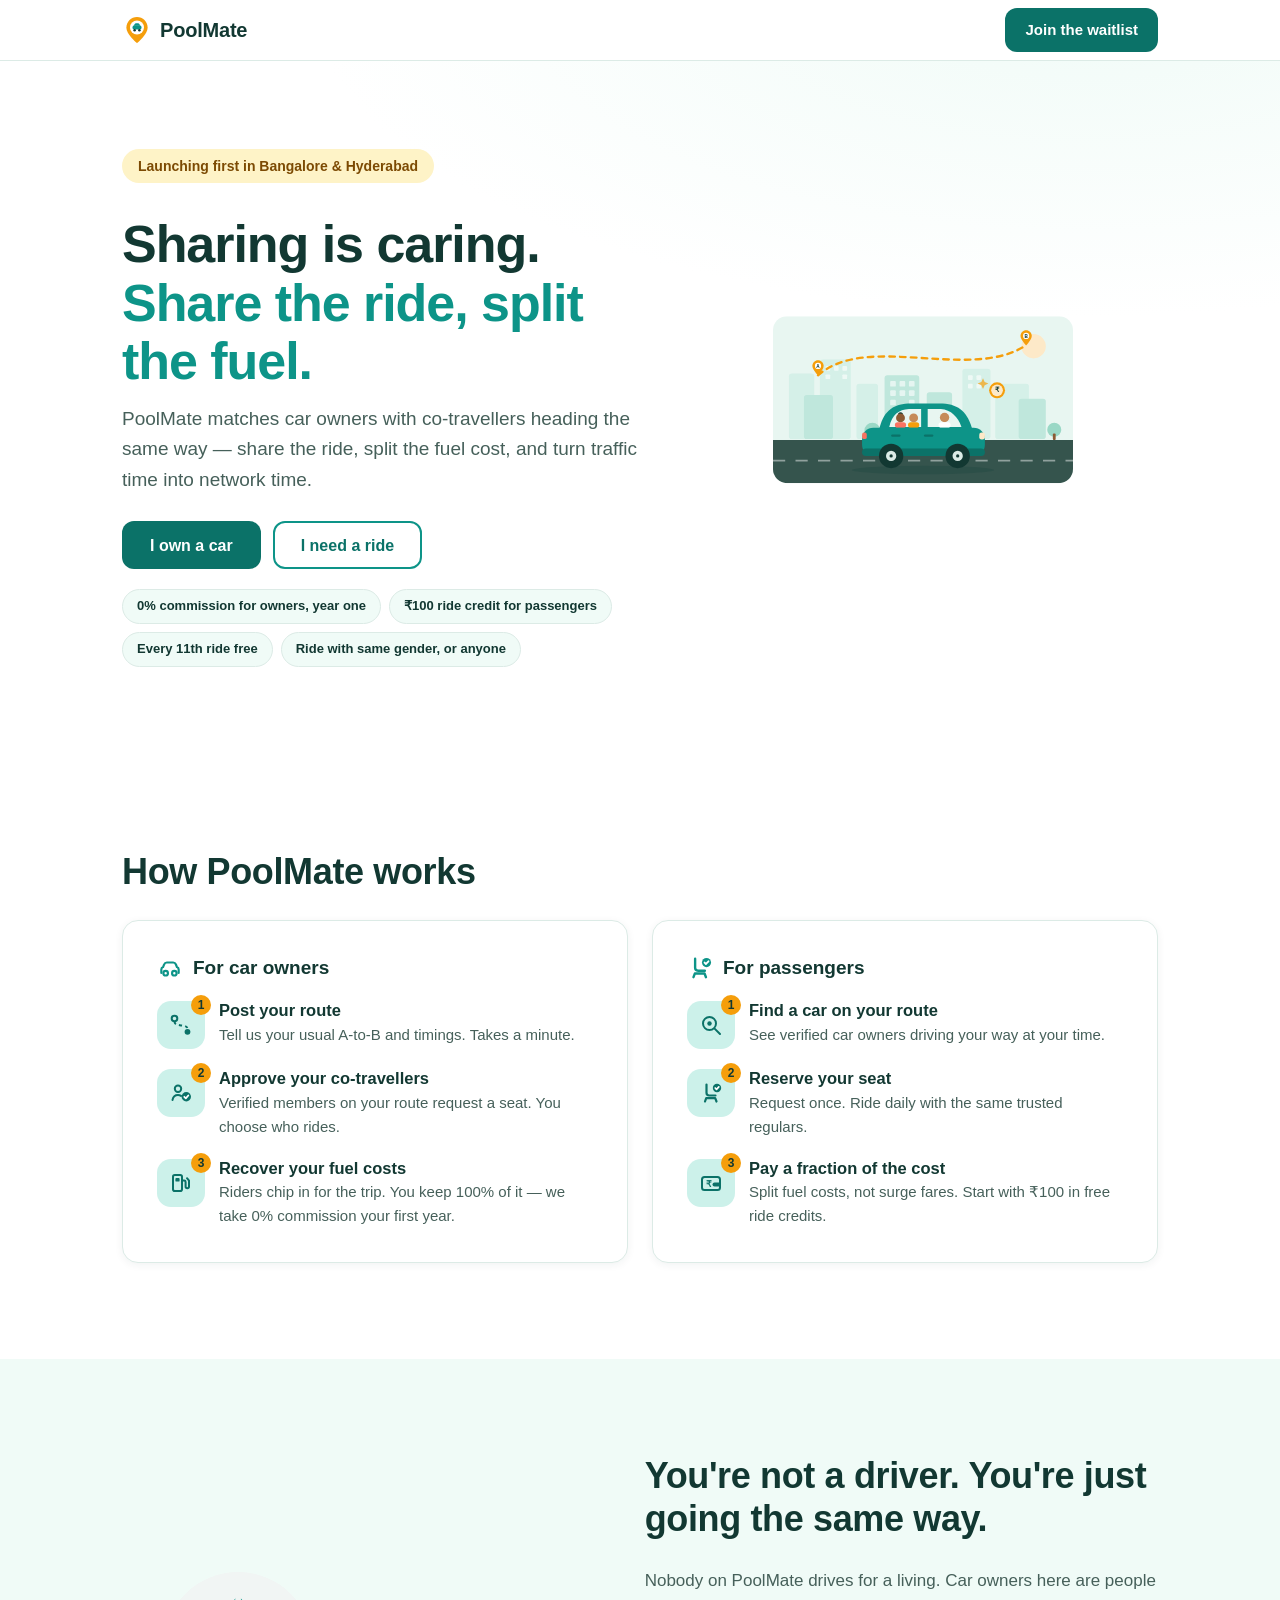
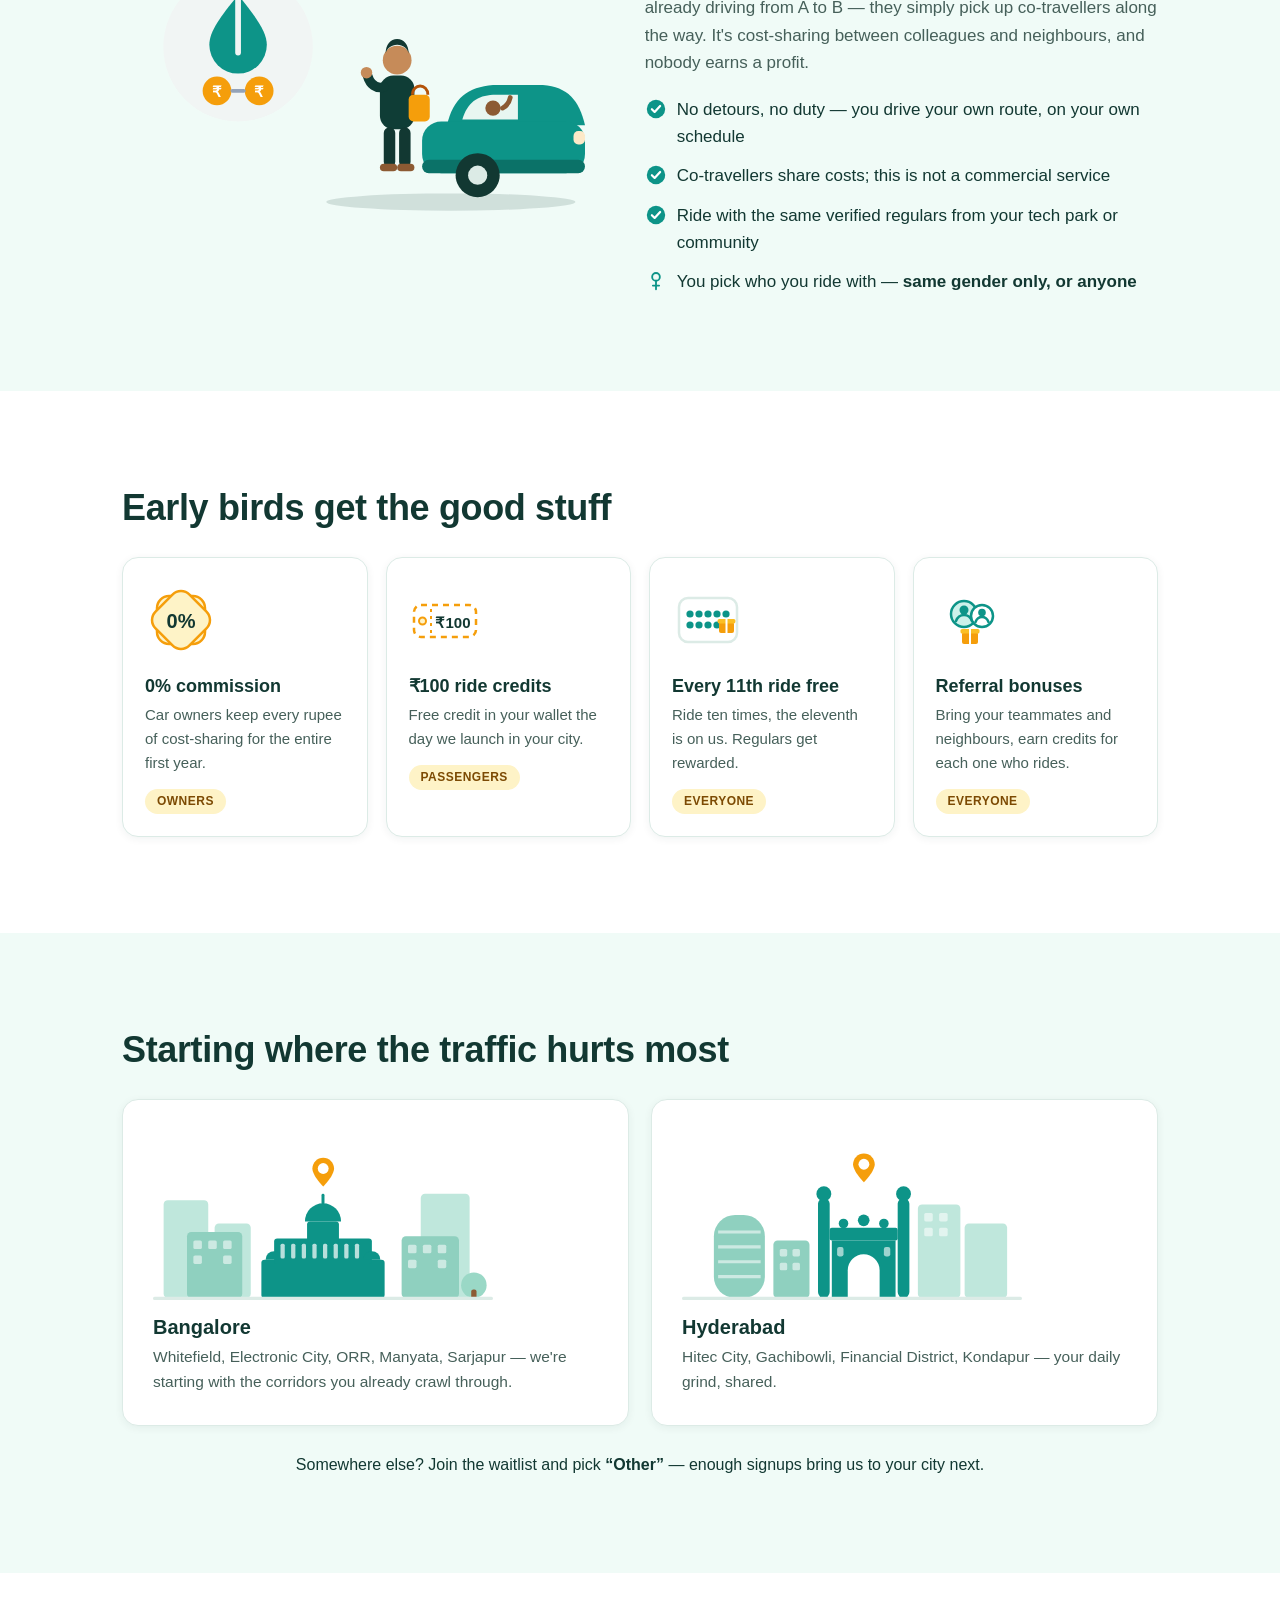
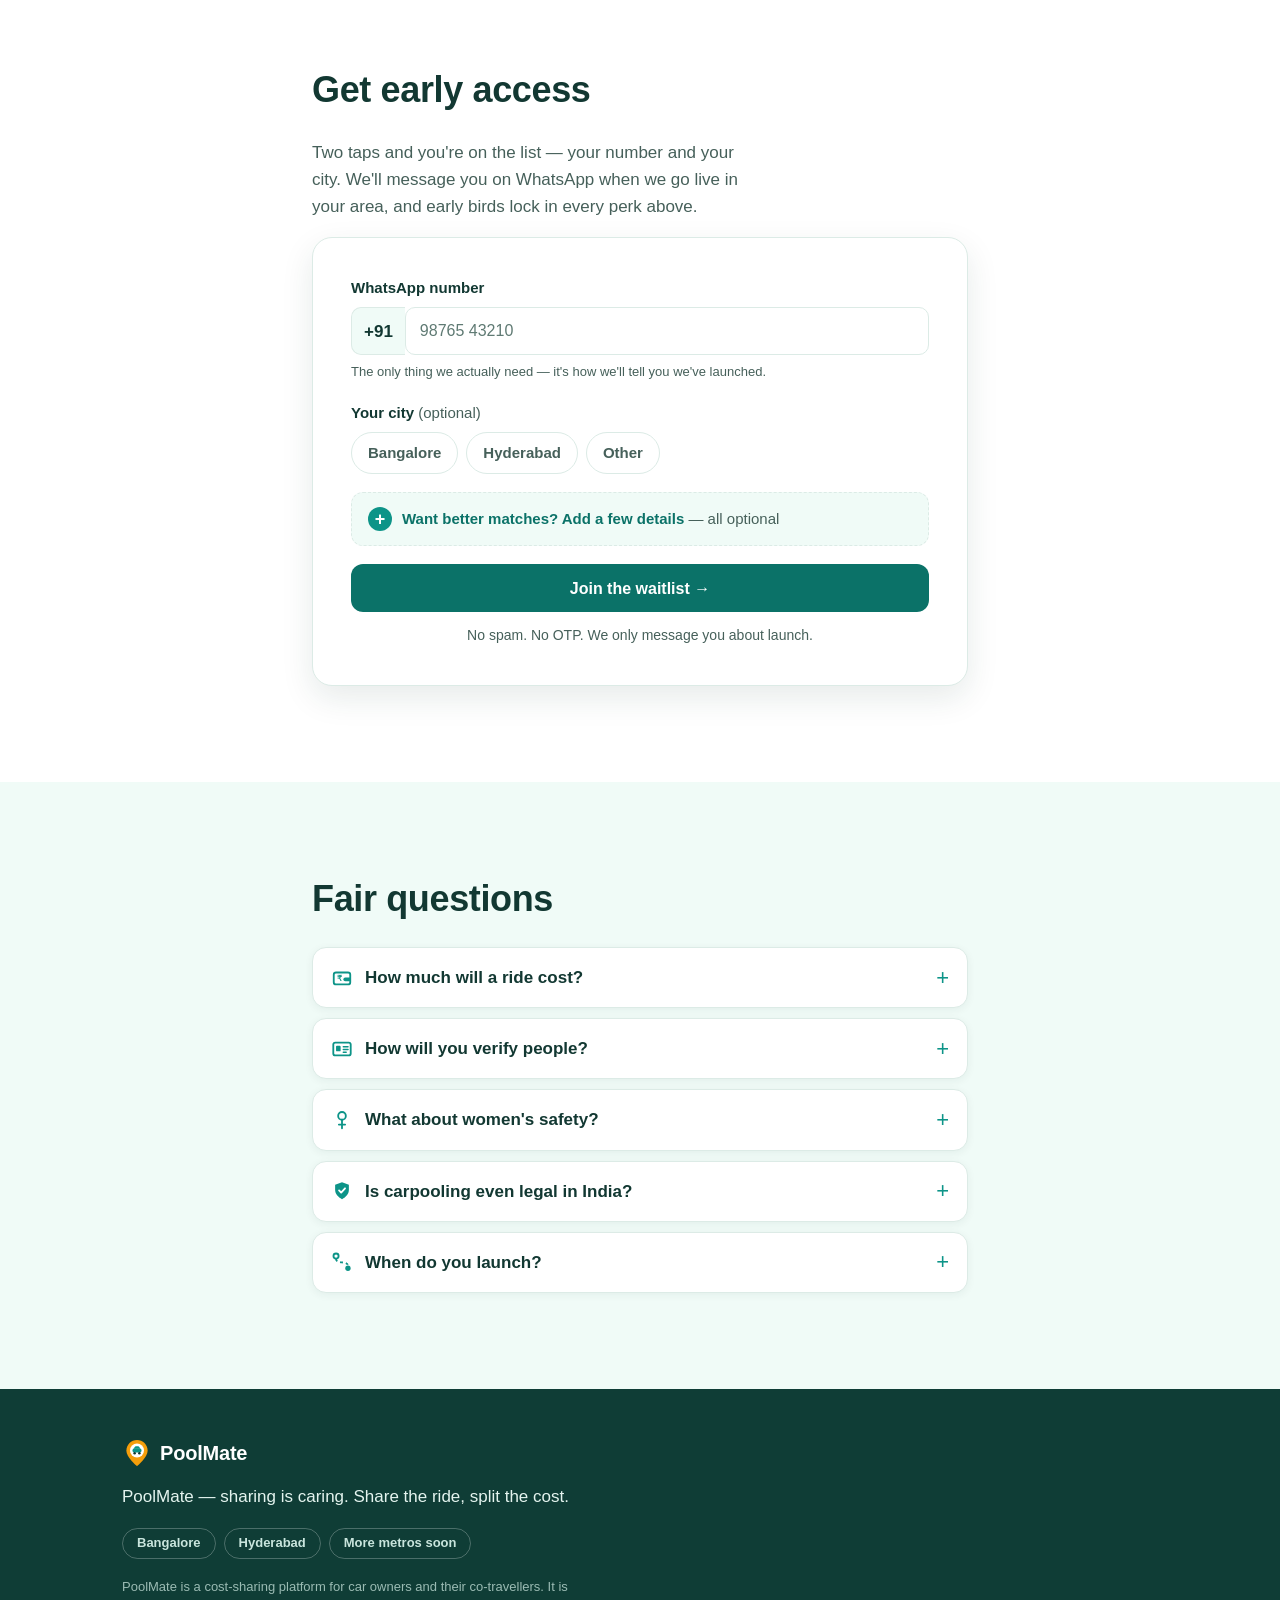
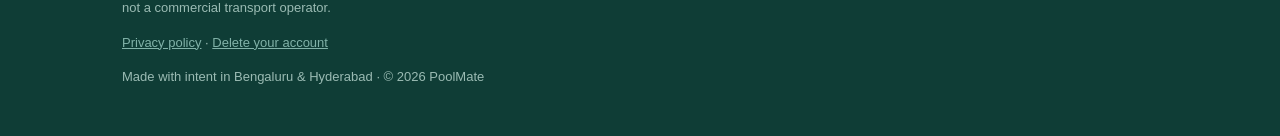
<file: index.html>
<!doctype html>
<html lang="en" class="no-js">
<head>
  <meta charset="utf-8">
  <meta name="viewport" content="width=device-width, initial-scale=1">
  <title>PoolMate — Sharing is caring. Share rides, split the fuel.</title>
  <meta name="description" content="Sharing is caring. PoolMate matches car owners with co-travellers on the same route in Bangalore &amp; Hyderabad. Share the ride, split the fuel cost. Join the waitlist.">
  <meta name="theme-color" content="#0D9488">
  <meta property="og:type" content="website">
  <meta property="og:title" content="PoolMate — Sharing is caring. Share rides, split the fuel.">
  <meta property="og:description" content="Sharing is caring. Car owners and co-travellers on the same route, sharing the ride and splitting fuel costs. Launching first in Bangalore &amp; Hyderabad. Join the waitlist.">
  <meta property="og:url" content="https://poolmateapp.com/">
  <meta property="og:image" content="https://poolmateapp.com/assets/og.jpg">
  <meta property="og:image:width" content="1200">
  <meta property="og:image:height" content="630">
  <meta name="twitter:card" content="summary_large_image">
  <meta name="twitter:image" content="https://poolmateapp.com/assets/og.jpg">
  <link rel="canonical" href="https://poolmateapp.com/">
  <script type="application/ld+json">
  {
    "@context": "https://schema.org",
    "@graph": [
      {
        "@type": "Organization",
        "@id": "https://poolmateapp.com/#organization",
        "name": "PoolMate",
        "url": "https://poolmateapp.com/",
        "logo": "https://poolmateapp.com/assets/apple-touch-icon.png",
        "email": "williamscott701@gmail.com",
        "areaServed": ["Bangalore", "Hyderabad"]
      },
      {
        "@type": "WebSite",
        "@id": "https://poolmateapp.com/#website",
        "name": "PoolMate",
        "url": "https://poolmateapp.com/",
        "publisher": { "@id": "https://poolmateapp.com/#organization" }
      },
      {
        "@type": "FAQPage",
        "@id": "https://poolmateapp.com/#faq",
        "mainEntity": [
          {
            "@type": "Question",
            "name": "How much will a ride cost?",
            "acceptedAnswer": {
              "@type": "Answer",
              "text": "A fraction of what you'd otherwise spend. PoolMate suggests a fair per-seat share from the actual distance — fuel and tolls split between everyone in the car. Owners can adjust it up to 20% either way, and you can bid within 10% of what they ask. No surge pricing, ever. PoolMate takes a flat ₹5 per seat as a platform fee (you start with ₹100 in credits), and 0% commission on what you share with your co-travellers."
            }
          },
          {
            "@type": "Question",
            "name": "How will you verify people?",
            "acceptedAnswer": {
              "@type": "Answer",
              "text": "Every member will complete verification before their first ride — government ID, selfie match, and where possible, company email verification for IT-park employees and community verification for gated societies. No anonymous profiles."
            }
          },
          {
            "@type": "Question",
            "name": "What about women's safety?",
            "acceptedAnswer": {
              "@type": "Answer",
              "text": "Safety is designed in, not bolted on. Every member sets a “Ride with” preference — same gender only or anyone — and we only ever match you within it. That works for owners and passengers alike, alongside verified-only profiles, live trip sharing, and an in-app SOS. Tell us your preference on the waitlist and we'll honour it from your very first ride."
            }
          },
          {
            "@type": "Question",
            "name": "Is carpooling even legal in India?",
            "acceptedAnswer": {
              "@type": "Answer",
              "text": "Sharing travel costs is not the same as running a commercial service — no one earns a profit, costs are simply split. We cap contributions at cost-sharing levels and follow state transport guidelines as they evolve."
            }
          },
          {
            "@type": "Question",
            "name": "When do you launch?",
            "acceptedAnswer": {
              "@type": "Answer",
              "text": "We go live community-by-community in Bangalore and Hyderabad first — IT parks and large residential communities with the most waitlist signups open earliest. Joining the waitlist (and referring the people you travel with) directly speeds up your area."
            }
          }
        ]
      }
    ]
  }
  </script>
  <link rel="icon" type="image/svg+xml" href="assets/favicon.svg">
  <link rel="apple-touch-icon" href="assets/apple-touch-icon.png">
  <link rel="manifest" href="assets/site.webmanifest">
  <link rel="stylesheet" href="css/styles.css">
  <script>document.documentElement.classList.remove("no-js");</script>
</head>
<body>

<!-- ============ icon sprite ============ -->
<svg xmlns="http://www.w3.org/2000/svg" style="display:none" aria-hidden="true">
  <symbol id="i-logo" viewBox="0 0 24 24">
    <path fill="#F59E0B" d="M12 1.5C7.3 1.5 3.5 5.3 3.5 10c0 5.6 8.5 12.5 8.5 12.5S20.5 15.6 20.5 10c0-4.7-3.8-8.5-8.5-8.5z"/>
    <circle cx="12" cy="10" r="5.6" fill="#fff"/>
    <path d="M9.2 8.6l1-1.5c.2-.3.5-.5.9-.5h1.8c.4 0 .7.2.9.5l1 1.5z" fill="#0D9488"/>
    <rect x="8.4" y="8.4" width="7.2" height="3.1" rx="1.3" fill="#0D9488"/>
    <circle cx="10.1" cy="12.1" r="1" fill="#123832"/>
    <circle cx="13.9" cy="12.1" r="1" fill="#123832"/>
  </symbol>
  <symbol id="i-car" viewBox="0 0 24 24">
    <path d="M4 16.5v-3.2c0-1 .6-1.9 1.6-2.2l.9-2.3C7 7.6 8 6.9 9.1 6.9h5.8c1.1 0 2.1.7 2.6 1.9l.9 2.3c1 .3 1.6 1.2 1.6 2.2v3.2" fill="none" stroke="currentColor" stroke-width="2" stroke-linecap="round" stroke-linejoin="round"/>
    <circle cx="8" cy="16.8" r="2.1" fill="none" stroke="currentColor" stroke-width="2"/>
    <circle cx="16" cy="16.8" r="2.1" fill="none" stroke="currentColor" stroke-width="2"/>
  </symbol>
  <symbol id="i-route" viewBox="0 0 24 24">
    <circle cx="5.5" cy="5.5" r="2.8" fill="none" stroke="currentColor" stroke-width="2"/>
    <path d="M5.5 8.6c0 5.8 13 1.8 13 7.4" fill="none" stroke="currentColor" stroke-width="2" stroke-dasharray="3 3.2"/>
    <circle cx="18.5" cy="18.8" r="2.9" fill="currentColor"/>
  </symbol>
  <symbol id="i-approve" viewBox="0 0 24 24">
    <circle cx="9" cy="7.8" r="3.2" fill="none" stroke="currentColor" stroke-width="2"/>
    <path d="M3.5 19c.6-3.2 2.8-5 5.5-5 1.1 0 2.1.3 3 .9" fill="none" stroke="currentColor" stroke-width="2" stroke-linecap="round"/>
    <circle cx="17.3" cy="15.7" r="4.7" fill="currentColor"/>
    <path d="M15.3 15.8l1.5 1.5 2.5-2.8" fill="none" stroke="#fff" stroke-width="1.8" stroke-linecap="round" stroke-linejoin="round"/>
  </symbol>
  <symbol id="i-fuel" viewBox="0 0 24 24">
    <rect x="4" y="4" width="9" height="16" rx="1.8" fill="none" stroke="currentColor" stroke-width="2"/>
    <rect x="6.4" y="7" width="4.2" height="3.6" rx="0.9" fill="currentColor"/>
    <path d="M13 9.5h2.2c.8 0 1.4.6 1.4 1.4v4.6a1.7 1.7 0 0 0 3.4 0V9.6L18 7.2" fill="none" stroke="currentColor" stroke-width="2" stroke-linecap="round"/>
  </symbol>
  <symbol id="i-search" viewBox="0 0 24 24">
    <circle cx="10.5" cy="10.5" r="6.5" fill="none" stroke="currentColor" stroke-width="2"/>
    <circle cx="10.5" cy="10.5" r="2.2" fill="currentColor"/>
    <path d="M15.6 15.6L21 21" stroke="currentColor" stroke-width="2" stroke-linecap="round"/>
  </symbol>
  <symbol id="i-seat" viewBox="0 0 24 24">
    <path d="M7.5 3.5v8.3a2.7 2.7 0 0 0 2.7 2.7h6.3" fill="none" stroke="currentColor" stroke-width="2.2" stroke-linecap="round"/>
    <path d="M6 20.5l1.2-3.4h9l1.3 3.4" fill="none" stroke="currentColor" stroke-width="2.2" stroke-linecap="round" stroke-linejoin="round"/>
    <circle cx="18" cy="7" r="4.2" fill="currentColor"/>
    <path d="M16.2 7l1.3 1.3 2.3-2.5" fill="none" stroke="#fff" stroke-width="1.7" stroke-linecap="round" stroke-linejoin="round"/>
  </symbol>
  <symbol id="i-wallet" viewBox="0 0 24 24">
    <rect x="3" y="6" width="18" height="13" rx="2.5" fill="none" stroke="currentColor" stroke-width="2"/>
    <path d="M15.5 11.5H21v4h-5.5a2 2 0 0 1 0-4z" fill="currentColor"/>
    <text x="7" y="15.7" font-size="8.5" font-weight="700" fill="currentColor">₹</text>
  </symbol>
  <symbol id="i-shield" viewBox="0 0 24 24">
    <path d="M12 2.5l7.5 2.8v5.4c0 4.6-3.2 7.9-7.5 10.3C7.7 18.6 4.5 15.3 4.5 10.7V5.3z" fill="currentColor"/>
    <path d="M8.8 11.4l2.3 2.3 4.2-4.6" fill="none" stroke="#fff" stroke-width="2" stroke-linecap="round" stroke-linejoin="round"/>
  </symbol>
  <symbol id="i-idcard" viewBox="0 0 24 24">
    <rect x="2.5" y="5" width="19" height="14" rx="2.2" fill="none" stroke="currentColor" stroke-width="2"/>
    <rect x="5.5" y="8.5" width="5" height="6" rx="1" fill="currentColor"/>
    <path d="M13.5 9.5h5M13.5 12.5h5M13.5 15.5h3" stroke="currentColor" stroke-width="1.8" stroke-linecap="round"/>
  </symbol>
  <symbol id="i-women" viewBox="0 0 24 24">
    <circle cx="12" cy="7.5" r="4.2" fill="none" stroke="currentColor" stroke-width="2"/>
    <path d="M12 11.7V21M8.6 17h6.8" stroke="currentColor" stroke-width="2" stroke-linecap="round"/>
  </symbol>
  <symbol id="i-check-circle" viewBox="0 0 24 24">
    <circle cx="12" cy="12" r="10" fill="currentColor"/>
    <path d="M7.5 12.2l3 3 6-6.5" fill="none" stroke="#fff" stroke-width="2.4" stroke-linecap="round" stroke-linejoin="round"/>
  </symbol>
  <symbol id="i-check" viewBox="0 0 24 24">
    <path d="M4.5 12.5l5 5L19.5 6.5" fill="none" stroke="currentColor" stroke-width="3" stroke-linecap="round" stroke-linejoin="round"/>
  </symbol>
  <symbol id="i-whatsapp" viewBox="0 0 24 24">
    <path d="M12 2.7a9.2 9.2 0 0 0-8 13.8L2.7 21.3l4.9-1.3A9.2 9.2 0 1 0 12 2.7z" fill="currentColor"/>
    <path d="M9.3 7.6c.3-.8 1.3-.9 1.8-.2l.8 1.4c.2.4.2.9-.1 1.2l-.6.6c.5 1.1 1.4 2 2.4 2.5l.6-.6c.3-.3.8-.4 1.2-.1l1.4.8c.7.4.6 1.5-.2 1.8-1.1.4-2.5.2-4.2-.9-1.7-1.1-2.8-2.5-3.2-3.9-.3-1-.2-1.9.1-2.6z" fill="#fff"/>
  </symbol>
  <symbol id="i-gift" viewBox="0 0 24 24">
    <rect x="4.5" y="10.5" width="15" height="9.5" rx="1.5" fill="none" stroke="currentColor" stroke-width="2"/>
    <rect x="3" y="7" width="18" height="3.6" rx="1.2" fill="currentColor"/>
    <path d="M12 7.2V20" stroke="currentColor" stroke-width="2"/>
    <path d="M12 6.8c-1.8 0-3.5-.7-3.5-2.1 0-.9.7-1.6 1.6-1.6 1.2 0 1.9 1.6 1.9 3.7 0-2.1.7-3.7 1.9-3.7.9 0 1.6.7 1.6 1.6 0 1.4-1.7 2.1-3.5 2.1z" fill="none" stroke="currentColor" stroke-width="1.6"/>
  </symbol>
</svg>

<!-- ============ header ============ -->
<header class="site-header">
  <div class="container header-inner">
    <a class="brand" href="#hero" aria-label="PoolMate home">
      <svg class="icon brand-mark" aria-hidden="true"><use href="#i-logo"/></svg>
      <span class="brand-name" data-app-name>PoolMate</span>
    </a>
    <a class="btn btn-primary btn-sm" href="#waitlist">Join the waitlist</a>
  </div>
</header>

<main>

  <!-- ============ hero ============ -->
  <section id="hero" class="hero">
    <div class="container hero-grid">
      <div class="hero-copy">
        <p class="pill reveal">Launching first in Bangalore &amp; Hyderabad</p>
        <h1 class="hero-title reveal d1">Sharing is caring. <em>Share the ride, split the fuel.</em></h1>
        <p class="hero-sub reveal d2"><span data-app-name>PoolMate</span> matches car owners with co-travellers heading the same way — share the ride, split the fuel cost, and turn traffic time into network time.</p>
        <div class="hero-ctas reveal d3">
          <a class="btn btn-primary" href="#waitlist" data-role="owner">I own a car</a>
          <a class="btn btn-secondary" href="#waitlist" data-role="passenger">I need a ride</a>
        </div>
        <ul class="chip-row reveal d4" aria-label="Early perks">
          <li class="chip-static">0% commission for owners, year one</li>
          <li class="chip-static">₹100 ride credit for passengers</li>
          <li class="chip-static">Every 11th ride free</li>
          <li class="chip-static">Ride with same gender, or anyone</li>
        </ul>
      </div>
      <div class="hero-visual reveal d2">
        <svg class="hero-art" viewBox="0 0 640 440" xmlns="http://www.w3.org/2000/svg" role="img" aria-labelledby="heroArtTitle">
          <title id="heroArtTitle">A car owner and two co-travellers sharing a ride along a mapped route through the city</title>
          <defs>
            <clipPath id="heroClip"><rect x="0" y="24" width="640" height="356" rx="30"/></clipPath>
          </defs>
          <g clip-path="url(#heroClip)">
            <rect x="0" y="24" width="640" height="356" fill="#E8F6F1"/>
            <circle cx="556" cy="88" r="26" fill="#FDE9C8"/>
            <!-- back buildings -->
            <g fill="#D5F0E8">
              <rect x="34" y="146" width="54" height="140" rx="6"/>
              <rect x="100" y="116" width="66" height="170" rx="6"/>
              <rect x="178" y="168" width="46" height="118" rx="6"/>
              <rect x="404" y="136" width="60" height="150" rx="6"/>
              <rect x="474" y="168" width="72" height="118" rx="6"/>
            </g>
            <!-- front buildings -->
            <g fill="#BFE7DC">
              <rect x="66" y="192" width="62" height="94" rx="6"/>
              <rect x="238" y="150" width="74" height="136" rx="6"/>
              <rect x="328" y="186" width="54" height="100" rx="6"/>
              <rect x="524" y="200" width="58" height="86" rx="6"/>
            </g>
            <!-- windows -->
            <g fill="#FFFFFF" opacity="0.6">
              <rect x="250" y="162" width="12" height="12" rx="2"/><rect x="270" y="162" width="12" height="12" rx="2"/><rect x="290" y="162" width="12" height="12" rx="2"/>
              <rect x="250" y="182" width="12" height="12" rx="2"/><rect x="270" y="182" width="12" height="12" rx="2"/><rect x="290" y="182" width="12" height="12" rx="2"/>
              <rect x="250" y="202" width="12" height="12" rx="2"/><rect x="290" y="202" width="12" height="12" rx="2"/>
              <rect x="112" y="130" width="10" height="10" rx="2"/><rect x="130" y="130" width="10" height="10" rx="2"/><rect x="148" y="130" width="10" height="10" rx="2"/>
              <rect x="112" y="148" width="10" height="10" rx="2"/><rect x="148" y="148" width="10" height="10" rx="2"/>
              <rect x="416" y="150" width="10" height="10" rx="2"/><rect x="434" y="150" width="10" height="10" rx="2"/>
              <rect x="416" y="168" width="10" height="10" rx="2"/><rect x="434" y="168" width="10" height="10" rx="2"/>
            </g>
            <!-- trees -->
            <g>
              <circle cx="212" cy="268" r="17" fill="#9AD8C6"/><rect x="209" y="276" width="6" height="14" rx="2" fill="#8C5A33"/>
              <circle cx="600" cy="266" r="15" fill="#9AD8C6"/><rect x="597" y="274" width="6" height="14" rx="2" fill="#8C5A33"/>
            </g>
            <!-- road -->
            <rect x="0" y="288" width="640" height="92" fill="#35544D"/>
            <line x1="0" y1="332" x2="640" y2="332" stroke="#FFFFFF" stroke-width="4" stroke-dasharray="26 22" opacity="0.45"/>
          </g>
          <!-- car -->
          <g class="hero-car">
            <ellipse cx="320" cy="352" rx="152" ry="9" fill="#0F3D36" opacity="0.22"/>
            <!-- cabin -->
            <path d="M226 268 C234 228 254 212 288 210 L362 210 C398 212 416 230 426 268 Z" fill="#0D9488"/>
            <!-- rear window (two passengers) -->
            <path d="M248 260 C254 234 268 223 290 222 L316 222 L316 260 Z" fill="#E8F6F1"/>
            <!-- front window (driver) -->
            <path d="M330 222 L358 222 C380 224 394 238 402 260 L330 260 Z" fill="#E8F6F1"/>
            <!-- passengers -->
            <g>
              <circle cx="272" cy="234" r="5.4" fill="#123832"/>
              <circle cx="272" cy="241" r="9.5" fill="#8C5A33"/>
              <rect x="260" y="250" width="24" height="12" rx="6" fill="#F97362"/>
              <circle cx="300" cy="241" r="9.5" fill="#C68B59"/>
              <rect x="288" y="250" width="24" height="12" rx="6" fill="#F59E0B"/>
            </g>
            <!-- driver -->
            <g>
              <circle cx="366" cy="240" r="10" fill="#C68B59"/>
              <rect x="353" y="250" width="26" height="12" rx="6" fill="#FFFFFF"/>
            </g>
            <!-- body -->
            <rect x="190" y="262" width="262" height="60" rx="24" fill="#0D9488"/>
            <rect x="190" y="306" width="262" height="16" rx="8" fill="#0B7268"/>
            <rect x="322" y="276" width="20" height="5" rx="2.5" fill="#0B7268"/>
            <rect x="252" y="276" width="20" height="5" rx="2.5" fill="#0B7268"/>
            <rect x="440" y="272" width="12" height="15" rx="5" fill="#FDE9C8"/>
            <rect x="190" y="272" width="10" height="14" rx="4" fill="#F97362"/>
            <!-- wheels -->
            <g>
              <circle cx="252" cy="322" r="26" fill="#123832"/><circle cx="252" cy="322" r="11" fill="#DCEBE6"/><circle cx="252" cy="322" r="3.5" fill="#123832"/>
              <circle cx="394" cy="322" r="26" fill="#123832"/><circle cx="394" cy="322" r="11" fill="#DCEBE6"/><circle cx="394" cy="322" r="3.5" fill="#123832"/>
            </g>
          </g>
          <!-- route -->
          <path id="routePath" d="M96 150 C200 58 420 164 540 86" fill="none" stroke="#F59E0B" stroke-width="5" stroke-linecap="round" stroke-dasharray="12 11"/>
          <g transform="translate(84,118)">
            <path d="M12 0C5.4 0 0 5.4 0 12c0 8 12 20 12 20s12-12 12-20C24 5.4 18.6 0 12 0z" fill="#F59E0B"/>
            <circle cx="12" cy="12" r="6.6" fill="#fff"/>
            <text x="12" y="15.6" text-anchor="middle" font-size="10" font-weight="800" fill="#123832">A</text>
          </g>
          <g transform="translate(528,54)">
            <path d="M12 0C5.4 0 0 5.4 0 12c0 8 12 20 12 20s12-12 12-20C24 5.4 18.6 0 12 0z" fill="#F59E0B"/>
            <circle cx="12" cy="12" r="6.6" fill="#fff"/>
            <text x="12" y="15.6" text-anchor="middle" font-size="10" font-weight="800" fill="#123832">B</text>
          </g>
          <!-- coin -->
          <g transform="translate(478,182)">
            <g class="hero-coin">
              <circle r="17" fill="#F59E0B"/>
              <circle r="12.5" fill="#FDE9C8"/>
              <text y="4.6" text-anchor="middle" font-size="14" font-weight="800" fill="#123832">₹</text>
            </g>
          </g>
          <path d="M448 156l3.5 8 8 3.5-8 3.5-3.5 8-3.5-8-8-3.5 8-3.5z" fill="#F59E0B" opacity="0.7"/>
        </svg>
      </div>
    </div>
  </section>

  <!-- ============ how it works ============ -->
  <section id="how-it-works" class="section how">
    <div class="container">
      <h2 class="section-title reveal">How <span data-app-name>PoolMate</span> works</h2>
      <div class="how-grid">
        <div class="how-col reveal">
          <h3 class="how-role"><svg class="icon" aria-hidden="true"><use href="#i-car"/></svg> For car owners</h3>
          <ol class="steps">
            <li class="step">
              <span class="step-icon"><svg class="icon" aria-hidden="true"><use href="#i-route"/></svg></span>
              <div><h4>Post your route</h4><p>Tell us your usual A-to-B and timings. Takes a minute.</p></div>
            </li>
            <li class="step">
              <span class="step-icon"><svg class="icon" aria-hidden="true"><use href="#i-approve"/></svg></span>
              <div><h4>Approve your co-travellers</h4><p>Verified members on your route request a seat. You choose who rides.</p></div>
            </li>
            <li class="step">
              <span class="step-icon"><svg class="icon" aria-hidden="true"><use href="#i-fuel"/></svg></span>
              <div><h4>Recover your fuel costs</h4><p>Riders chip in for the trip. You keep 100% of it — we take 0% commission your first year.</p></div>
            </li>
          </ol>
        </div>
        <div class="how-col reveal d2">
          <h3 class="how-role"><svg class="icon" aria-hidden="true"><use href="#i-seat"/></svg> For passengers</h3>
          <ol class="steps">
            <li class="step">
              <span class="step-icon"><svg class="icon" aria-hidden="true"><use href="#i-search"/></svg></span>
              <div><h4>Find a car on your route</h4><p>See verified car owners driving your way at your time.</p></div>
            </li>
            <li class="step">
              <span class="step-icon"><svg class="icon" aria-hidden="true"><use href="#i-seat"/></svg></span>
              <div><h4>Reserve your seat</h4><p>Request once. Ride daily with the same trusted regulars.</p></div>
            </li>
            <li class="step">
              <span class="step-icon"><svg class="icon" aria-hidden="true"><use href="#i-wallet"/></svg></span>
              <div><h4>Pay a fraction of the cost</h4><p>Split fuel costs, not surge fares. Start with ₹100 in free ride credits.</p></div>
            </li>
          </ol>
        </div>
      </div>
    </div>
  </section>

  <!-- ============ not a driver ============ -->
  <section id="not-a-driver" class="section positioning">
    <div class="container pos-grid">
      <div class="pos-visual reveal">
        <svg class="pos-art" viewBox="0 0 480 360" xmlns="http://www.w3.org/2000/svg" role="img" aria-labelledby="posArtTitle">
          <title id="posArtTitle">A fuel cost split into two equal shares, next to a car owner standing by their own car with a friendly co-passenger</title>
          <!-- the running cost, split equally -->
          <g>
            <circle cx="118" cy="150" r="78" fill="#F1F5F4"/>
            <!-- fuel drop -->
            <path d="M118 96c18 22 30 38 30 52a30 30 0 0 1-60 0c0-14 12-30 30-52z" fill="#0D9488"/>
            <!-- split straight down the middle -->
            <line x1="118" y1="92" x2="118" y2="156" stroke="#F1F5F4" stroke-width="6" stroke-linecap="round"/>
            <!-- two equal shares -->
            <circle cx="96" cy="196" r="15" fill="#F59E0B"/>
            <circle cx="140" cy="196" r="15" fill="#F59E0B"/>
            <text x="96" y="202" text-anchor="middle" font-size="16" font-weight="800" fill="#fff">₹</text>
            <text x="140" y="202" text-anchor="middle" font-size="16" font-weight="800" fill="#fff">₹</text>
            <line x1="112" y1="196" x2="124" y2="196" stroke="#94A3B8" stroke-width="4" stroke-linecap="round"/>
          </g>
          <!-- car owner + own car -->
          <g>
            <ellipse cx="340" cy="312" rx="130" ry="9" fill="#0F3D36" opacity="0.14"/>
            <!-- car front half, driving in from the right -->
            <path d="M336 232 C342 204 358 192 384 190 L436 190 C462 192 474 206 480 232 Z" fill="#0D9488"/>
            <path d="M352 226 C357 208 368 201 384 200 L410 200 L410 226 Z" fill="#E8F6F1"/>
            <!-- waving co-passenger in window -->
            <circle cx="384" cy="214" r="8" fill="#8C5A33"/>
            <path d="M394 214c4-2 7-6 8-11" fill="none" stroke="#8C5A33" stroke-width="5" stroke-linecap="round"/>
            <rect x="310" y="228" width="170" height="54" rx="20" fill="#0D9488"/>
            <rect x="310" y="268" width="170" height="14" rx="7" fill="#0B7268"/>
            <rect x="468" y="238" width="12" height="14" rx="5" fill="#FDE9C8"/>
            <circle cx="368" cy="284" r="23" fill="#123832"/><circle cx="368" cy="284" r="10" fill="#DCEBE6"/>
            <!-- car owner figure -->
            <g>
              <circle cx="284" cy="164" r="15" fill="#C68B59"/>
              <path d="M284 148c-6 0-11 4-12 9 0-9 5-15 12-15s12 6 12 15c-1-5-6-9-12-9z" fill="#123832"/>
              <rect x="266" y="180" width="36" height="56" rx="14" fill="#0F3D36"/>
              <!-- waving arm -->
              <path d="M270 192c-8 2-14-2-17-12" fill="none" stroke="#0F3D36" stroke-width="10" stroke-linecap="round"/>
              <circle cx="252" cy="177" r="6" fill="#C68B59"/>
              <!-- laptop bag -->
              <rect x="296" y="200" width="22" height="28" rx="5" fill="#F59E0B"/>
              <path d="M300 200c0-6 4-9 8-9s8 3 8 9" fill="none" stroke="#B45309" stroke-width="3"/>
              <!-- legs -->
              <rect x="270" y="234" width="12" height="42" rx="6" fill="#123832"/>
              <rect x="286" y="234" width="12" height="42" rx="6" fill="#123832"/>
              <rect x="266" y="272" width="18" height="8" rx="4" fill="#8C5A33"/>
              <rect x="284" y="272" width="18" height="8" rx="4" fill="#8C5A33"/>
            </g>
          </g>
        </svg>
      </div>
      <div class="pos-copy">
        <h2 class="section-title reveal">You're not a driver. You're just going the same way.</h2>
        <p class="reveal d1">Nobody on <span data-app-name>PoolMate</span> drives for a living. Car owners here are people already driving from A to B — they simply pick up co-travellers along the way. It's cost-sharing between colleagues and neighbours, and nobody earns a profit.</p>
        <ul class="check-list reveal d2">
          <li><svg class="icon" aria-hidden="true"><use href="#i-check-circle"/></svg> No detours, no duty — you drive your own route, on your own schedule</li>
          <li><svg class="icon" aria-hidden="true"><use href="#i-check-circle"/></svg> Co-travellers share costs; this is not a commercial service</li>
          <li><svg class="icon" aria-hidden="true"><use href="#i-check-circle"/></svg> Ride with the same verified regulars from your tech park or community</li>
          <li><svg class="icon" aria-hidden="true"><use href="#i-women"/></svg> <span>You pick who you ride with — <strong>same gender only, or anyone</strong></span></li>
        </ul>
      </div>
    </div>
  </section>

  <!-- ============ perks ============ -->
  <section id="perks" class="section perks">
    <div class="container">
      <h2 class="section-title reveal">Early birds get the good stuff</h2>
      <div class="perk-grid">
        <div class="perk-card reveal">
          <svg class="perk-art" viewBox="0 0 72 72" aria-hidden="true">
            <rect x="12" y="12" width="48" height="48" rx="12" fill="#FEF3C7" stroke="#F59E0B" stroke-width="2.5"/>
            <rect x="12" y="12" width="48" height="48" rx="12" fill="#FEF3C7" stroke="#F59E0B" stroke-width="2.5" transform="rotate(45 36 36)"/>
            <text x="36" y="44" text-anchor="middle" font-size="20" font-weight="800" fill="#123832">0%</text>
          </svg>
          <h3>0% commission</h3>
          <p>Car owners keep every rupee of cost-sharing for the entire first year.</p>
          <span class="perk-tag">Owners</span>
        </div>
        <div class="perk-card reveal d1">
          <svg class="perk-art" viewBox="0 0 72 72" aria-hidden="true">
            <rect x="5" y="21" width="62" height="32" rx="7" fill="#fff" stroke="#F59E0B" stroke-width="2.5" stroke-dasharray="6 5"/>
            <line x1="22" y1="25" x2="22" y2="49" stroke="#F59E0B" stroke-width="2" stroke-dasharray="3 4"/>
            <text x="44" y="43.5" text-anchor="middle" font-size="15" font-weight="800" fill="#123832">₹100</text>
            <circle cx="13.5" cy="37" r="3.5" fill="#FEF3C7" stroke="#F59E0B" stroke-width="2"/>
          </svg>
          <h3>₹100 ride credits</h3>
          <p>Free credit in your wallet the day we launch in your city.</p>
          <span class="perk-tag">Passengers</span>
        </div>
        <div class="perk-card reveal d2">
          <svg class="perk-art" viewBox="0 0 72 72" aria-hidden="true">
            <rect x="7" y="14" width="58" height="44" rx="9" fill="#fff" stroke="#DCEBE6" stroke-width="2.5"/>
            <g fill="#0D9488">
              <circle cx="18" cy="30" r="3.6"/><circle cx="27" cy="30" r="3.6"/><circle cx="36" cy="30" r="3.6"/><circle cx="45" cy="30" r="3.6"/><circle cx="54" cy="30" r="3.6"/>
              <circle cx="18" cy="41" r="3.6"/><circle cx="27" cy="41" r="3.6"/><circle cx="36" cy="41" r="3.6"/><circle cx="45" cy="41" r="3.6"/>
            </g>
            <g transform="translate(47,34)">
              <rect x="0" y="4" width="15" height="11" rx="2" fill="#F59E0B"/>
              <rect x="-1.4" y="1" width="17.8" height="4.4" rx="1.6" fill="#FBBF24"/>
              <line x1="7.5" y1="1" x2="7.5" y2="15" stroke="#fff" stroke-width="2"/>
            </g>
          </svg>
          <h3>Every 11th ride free</h3>
          <p>Ride ten times, the eleventh is on us. Regulars get rewarded.</p>
          <span class="perk-tag">Everyone</span>
        </div>
        <div class="perk-card reveal d3">
          <svg class="perk-art" viewBox="0 0 72 72" aria-hidden="true">
            <circle cx="28" cy="30" r="13" fill="#CCF1EA" stroke="#0D9488" stroke-width="2.5"/>
            <circle cx="28" cy="26" r="4.5" fill="#0D9488"/>
            <path d="M20 37c1.5-4 4.5-6 8-6s6.5 2 8 6" fill="none" stroke="#0D9488" stroke-width="2.5" stroke-linecap="round"/>
            <circle cx="46" cy="32" r="11" fill="#fff" stroke="#0D9488" stroke-width="2.5"/>
            <circle cx="46" cy="28.5" r="3.8" fill="#0D9488"/>
            <path d="M39.5 38c1.3-3.4 3.8-5 6.5-5s5.2 1.6 6.5 5" fill="none" stroke="#0D9488" stroke-width="2.5" stroke-linecap="round"/>
            <g transform="translate(26,44)">
              <rect x="0" y="4" width="16" height="12" rx="2" fill="#F59E0B"/>
              <rect x="-1.5" y="1" width="19" height="4.6" rx="1.6" fill="#FBBF24"/>
              <line x1="8" y1="1" x2="8" y2="16" stroke="#fff" stroke-width="2"/>
            </g>
          </svg>
          <h3>Referral bonuses</h3>
          <p>Bring your teammates and neighbours, earn credits for each one who rides.</p>
          <span class="perk-tag">Everyone</span>
        </div>
      </div>
    </div>
  </section>

  <!-- ============ cities ============ -->
  <section id="cities" class="section cities">
    <div class="container">
      <h2 class="section-title reveal">Starting where the traffic hurts most</h2>
      <div class="city-grid">
        <div class="city-card reveal">
          <svg class="city-art" viewBox="0 0 320 160" xmlns="http://www.w3.org/2000/svg" role="img" aria-label="Bangalore skyline with Vidhana Soudha">
            <g fill="#BFE7DC">
              <rect x="10" y="66" width="42" height="92" rx="4"/>
              <rect x="252" y="60" width="46" height="98" rx="4"/>
              <rect x="58" y="88" width="34" height="70" rx="4"/>
            </g>
            <g fill="#8FD0BF">
              <rect x="32" y="96" width="52" height="62" rx="4"/>
              <rect x="234" y="100" width="54" height="58" rx="4"/>
            </g>
            <g fill="#FFFFFF" opacity="0.55">
              <rect x="38" y="104" width="8" height="8" rx="1.5"/><rect x="52" y="104" width="8" height="8" rx="1.5"/><rect x="66" y="104" width="8" height="8" rx="1.5"/>
              <rect x="38" y="118" width="8" height="8" rx="1.5"/><rect x="66" y="118" width="8" height="8" rx="1.5"/>
              <rect x="240" y="108" width="8" height="8" rx="1.5"/><rect x="254" y="108" width="8" height="8" rx="1.5"/><rect x="268" y="108" width="8" height="8" rx="1.5"/>
              <rect x="240" y="122" width="8" height="8" rx="1.5"/><rect x="268" y="122" width="8" height="8" rx="1.5"/>
            </g>
            <!-- Vidhana Soudha -->
            <g fill="#0D9488">
              <rect x="102" y="122" width="116" height="36" rx="3"/>
              <rect x="114" y="102" width="92" height="24" rx="3"/>
              <rect x="145" y="86" width="30" height="20" rx="3"/>
              <path d="M143 86a17 17 0 0 1 34 0z"/>
              <rect x="158.6" y="60" width="2.8" height="10" rx="1.4"/>
              <path d="M106 122a8 8 0 0 1 16 0z"/>
              <path d="M198 122a8 8 0 0 1 16 0z"/>
            </g>
            <g fill="#FFFFFF" opacity="0.7">
              <rect x="120" y="107" width="4" height="14" rx="1.5"/><rect x="130" y="107" width="4" height="14" rx="1.5"/><rect x="140" y="107" width="4" height="14" rx="1.5"/><rect x="150" y="107" width="4" height="14" rx="1.5"/><rect x="160" y="107" width="4" height="14" rx="1.5"/><rect x="170" y="107" width="4" height="14" rx="1.5"/><rect x="180" y="107" width="4" height="14" rx="1.5"/><rect x="190" y="107" width="4" height="14" rx="1.5"/>
            </g>
            <circle cx="302" cy="146" r="12" fill="#9AD8C6"/><rect x="299.5" y="150" width="5" height="10" rx="2" fill="#8C5A33"/>
            <g transform="translate(150,26) scale(0.85)">
              <path d="M12 0C5.4 0 0 5.4 0 12c0 8 12 20 12 20s12-12 12-20C24 5.4 18.6 0 12 0z" fill="#F59E0B"/>
              <circle cx="12" cy="12" r="6" fill="#fff"/>
            </g>
            <rect x="0" y="157" width="320" height="3" rx="1.5" fill="#DCEBE6"/>
          </svg>
          <h3>Bangalore</h3>
          <p>Whitefield, Electronic City, ORR, Manyata, Sarjapur — we're starting with the corridors you already crawl through.</p>
        </div>
        <div class="city-card reveal d1">
          <svg class="city-art" viewBox="0 0 320 160" xmlns="http://www.w3.org/2000/svg" role="img" aria-label="Hyderabad skyline with Charminar">
            <g fill="#BFE7DC">
              <rect x="222" y="70" width="40" height="88" rx="4"/>
              <rect x="266" y="88" width="40" height="70" rx="4"/>
            </g>
            <!-- Cyber Towers cylinder -->
            <g>
              <rect x="30" y="80" width="48" height="78" rx="20" fill="#8FD0BF"/>
              <g stroke="#FFFFFF" stroke-width="3" opacity="0.55">
                <line x1="34" y1="96" x2="74" y2="96"/>
                <line x1="34" y1="110" x2="74" y2="110"/>
                <line x1="34" y1="124" x2="74" y2="124"/>
                <line x1="34" y1="138" x2="74" y2="138"/>
              </g>
            </g>
            <g fill="#8FD0BF">
              <rect x="86" y="104" width="34" height="54" rx="4"/>
            </g>
            <g fill="#FFFFFF" opacity="0.55">
              <rect x="92" y="112" width="7" height="7" rx="1.5"/><rect x="104" y="112" width="7" height="7" rx="1.5"/>
              <rect x="92" y="125" width="7" height="7" rx="1.5"/><rect x="104" y="125" width="7" height="7" rx="1.5"/>
              <rect x="228" y="78" width="8" height="8" rx="1.5"/><rect x="242" y="78" width="8" height="8" rx="1.5"/>
              <rect x="228" y="92" width="8" height="8" rx="1.5"/><rect x="242" y="92" width="8" height="8" rx="1.5"/>
            </g>
            <!-- Charminar -->
            <g fill="#0D9488">
              <rect x="128" y="64" width="11" height="94" rx="5.5"/>
              <rect x="203" y="64" width="11" height="94" rx="5.5"/>
              <circle cx="133.5" cy="60" r="7"/>
              <circle cx="208.5" cy="60" r="7"/>
              <rect x="139" y="92" width="64" height="12" rx="2"/>
              <rect x="141" y="104" width="60" height="54"/>
            </g>
            <path d="M156 158v-26a15 15 0 0 1 30 0v26z" fill="#FFFFFF"/>
            <g fill="#0D9488">
              <circle cx="152" cy="88" r="4.5"/>
              <circle cx="171" cy="85" r="5.5"/>
              <circle cx="190" cy="88" r="4.5"/>
            </g>
            <g fill="#FFFFFF" opacity="0.6">
              <rect x="146" y="110" width="6" height="9" rx="2"/>
              <rect x="190" y="110" width="6" height="9" rx="2"/>
            </g>
            <g transform="translate(161,22) scale(0.85)">
              <path d="M12 0C5.4 0 0 5.4 0 12c0 8 12 20 12 20s12-12 12-20C24 5.4 18.6 0 12 0z" fill="#F59E0B"/>
              <circle cx="12" cy="12" r="6" fill="#fff"/>
            </g>
            <rect x="0" y="157" width="320" height="3" rx="1.5" fill="#DCEBE6"/>
          </svg>
          <h3>Hyderabad</h3>
          <p>Hitec City, Gachibowli, Financial District, Kondapur — your daily grind, shared.</p>
        </div>
      </div>
      <p class="cities-other reveal">Somewhere else? Join the waitlist and pick <strong>“Other”</strong> — enough signups bring us to your city next.</p>
    </div>
  </section>

  <!-- ============ get the app (revealed by js/config.js APP_DOWNLOAD) ============ -->
  <section id="get-app" class="section get-app" hidden>
    <div class="container narrow" style="text-align:center">
      <h2 class="section-title reveal">Get the PoolMate app</h2>
      <p class="section-sub reveal" style="margin-inline:auto">
        The Android beta is ready to install. Download the app, sign in with
        Google, and start sharing rides.
      </p>
      <p class="reveal">
        <a class="btn btn-primary" id="apkDownloadBtn" href="#" rel="noopener">
          ⤓ Download for Android (beta)
        </a>
      </p>
      <p class="app-note reveal">
        Your phone may warn about installing outside the Play Store — that's
        normal for a beta. Tap <strong>Install anyway</strong>.
        <span id="apkChecksum"></span><br>
        iPhone version coming soon.
      </p>
    </div>
  </section>

  <!-- ============ waitlist ============ -->
  <section id="waitlist" class="section waitlist">
    <div class="container narrow">
      <h2 class="section-title reveal">Get early access</h2>
      <p class="section-sub reveal d1">Two taps and you're on the list — your number and your city. We'll message you on WhatsApp when we go live in your area, and early birds lock in every perk above.</p>

      <div class="form-card reveal d2">
        <form id="waitlistForm" novalidate>
          <div class="field">
            <label for="f-whatsapp">WhatsApp number</label>
            <div class="input-adorned">
              <span class="adorn">+91</span>
              <input id="f-whatsapp" name="whatsapp" type="tel" inputmode="numeric" autocomplete="tel-national" maxlength="17" placeholder="98765 43210" required aria-describedby="whatsappHint">
            </div>
            <p class="field-hint" id="whatsappHint">The only thing we actually need — it's how we'll tell you we've launched.</p>
            <p class="field-error" id="err-whatsapp" hidden></p>
          </div>

          <fieldset class="field field-chips" id="cityGroup">
            <legend>Your city <span class="label-soft">(optional)</span></legend>
            <div class="chips">
              <label class="chip"><input type="radio" name="city" value="Bangalore"><span>Bangalore</span></label>
              <label class="chip"><input type="radio" name="city" value="Hyderabad"><span>Hyderabad</span></label>
              <label class="chip"><input type="radio" name="city" value="Other"><span>Other</span></label>
            </div>
            <p class="field-error" id="err-city" hidden></p>
          </fieldset>

          <div class="field" id="cityOtherField" hidden>
            <label for="f-city-other">Which city?</label>
            <input id="f-city-other" name="city_other" type="text" maxlength="40" placeholder="e.g., Pune" disabled>
            <p class="field-error" id="err-city_other" hidden></p>
          </div>

          <details class="more-details" id="moreDetails">
            <summary class="more-summary">
              <span>Want better matches? Add a few details <span class="label-soft">— all optional</span></span>
            </summary>
            <div class="more-body">
              <fieldset class="role-toggle">
                <legend class="visually-hidden">I am joining as</legend>
                <label class="role-option">
                  <input type="radio" name="role" value="owner">
                  <span class="role-face"><svg class="icon" aria-hidden="true"><use href="#i-car"/></svg> Car owner</span>
                </label>
                <label class="role-option">
                  <input type="radio" name="role" value="passenger">
                  <span class="role-face"><svg class="icon" aria-hidden="true"><use href="#i-seat"/></svg> Passenger</span>
                </label>
              </fieldset>

              <div class="field">
                <label for="f-name">Your name</label>
                <input id="f-name" name="name" type="text" autocomplete="name" maxlength="50" placeholder="e.g., Priya Sharma">
                <p class="field-error" id="err-name" hidden></p>
              </div>

              <div class="field">
                <label for="f-email">Email</label>
                <input id="f-email" name="email" type="email" autocomplete="email" maxlength="80" placeholder="you@example.com">
                <p class="field-error" id="err-email" hidden></p>
              </div>

              <fieldset class="field field-chips" id="frequencyGroup">
                <legend>How often do you travel this route?</legend>
                <div class="chips">
                  <label class="chip"><input type="radio" name="frequency" value="1-2 days/week"><span>1–2 days/wk</span></label>
                  <label class="chip"><input type="radio" name="frequency" value="3-4 days/week"><span>3–4 days/wk</span></label>
                  <label class="chip"><input type="radio" name="frequency" value="5+ days/week"><span>5+ days/wk</span></label>
                  <label class="chip"><input type="radio" name="frequency" value="Occasionally"><span>Occasionally</span></label>
                </div>
                <p class="field-error" id="err-frequency" hidden></p>
              </fieldset>

              <fieldset class="field field-chips field--owner" id="seatsGroup">
                <legend>Empty seats in your car</legend>
                <div class="chips">
                  <label class="chip"><input type="radio" name="seats" value="1"><span>1</span></label>
                  <label class="chip"><input type="radio" name="seats" value="2"><span>2</span></label>
                  <label class="chip"><input type="radio" name="seats" value="3"><span>3</span></label>
                  <label class="chip"><input type="radio" name="seats" value="4+"><span>4+</span></label>
                </div>
                <p class="field-error" id="err-seats" hidden></p>
              </fieldset>

              <fieldset class="field field-chips" id="rideWithGroup">
                <legend>Ride with</legend>
                <div class="chips">
                  <label class="chip"><input type="radio" name="ride_with" value="Same gender"><span>Same gender only</span></label>
                  <label class="chip"><input type="radio" name="ride_with" value="Any"><span>Anyone</span></label>
                </div>
                <p class="field-hint">We'll only ever match you within your preference.</p>
              </fieldset>
            </div>
          </details>

          <div class="hp" aria-hidden="true">
            <label>Leave this field empty <input type="text" name="hp_note" tabindex="-1" autocomplete="off"></label>
          </div>
          <input type="hidden" name="source" value="landing-v2">
          <input type="hidden" name="utm_source" value="">
          <input type="hidden" name="utm_medium" value="">
          <input type="hidden" name="utm_campaign" value="">

          <div class="form-error" id="formError" role="alert" aria-live="assertive" hidden>
            <p>That didn't go through — your details are saved right here. Check your connection and tap Join again.</p>
          </div>

          <button class="btn btn-primary btn-block" type="submit" id="submitBtn">
            <span class="btn-label">Join the waitlist →</span>
          </button>
          <p class="form-note">No spam. No OTP. We only message you about launch.</p>
        </form>

        <div class="form-success" id="formSuccess" role="status" aria-live="polite" tabindex="-1" hidden>
          <svg class="icon icon-xl success-icon" aria-hidden="true"><use href="#i-check-circle"/></svg>
          <h3>You're in!</h3>
          <p>We'll ping you on WhatsApp when <span data-app-name>PoolMate</span> goes live in your area. Want to move up the list? Every friend you refer bumps you ahead.</p>
          <a class="btn btn-whatsapp" id="shareBtn" href="#" target="_blank" rel="noopener">
            <svg class="icon" aria-hidden="true"><use href="#i-whatsapp"/></svg> Share on WhatsApp
          </a>
        </div>

        <noscript>
          <p class="form-note">This form needs JavaScript. Please enable it, or check back soon — we're just getting started.</p>
        </noscript>
      </div>
    </div>
  </section>

  <!-- ============ faq ============ -->
  <section id="faq" class="section faq">
    <div class="container narrow">
      <h2 class="section-title reveal">Fair questions</h2>
      <div class="faq-list reveal d1">
        <details class="faq-item">
          <summary><svg class="icon" aria-hidden="true"><use href="#i-wallet"/></svg> How much will a ride cost?</summary>
          <p>A fraction of what you'd otherwise spend. PoolMate suggests a fair per-seat share from the actual distance — fuel and tolls split between everyone in the car. Owners can adjust it up to 20% either way, and you can bid within 10% of what they ask. No surge pricing, ever. PoolMate takes a flat ₹5 per seat as a platform fee (you start with ₹100 in credits), and 0% commission on what you share with your co-travellers.</p>
        </details>
        <details class="faq-item">
          <summary><svg class="icon" aria-hidden="true"><use href="#i-idcard"/></svg> How will you verify people?</summary>
          <p>Every member will complete verification before their first ride — government ID, selfie match, and where possible, company email verification for IT-park employees and community verification for gated societies. No anonymous profiles.</p>
        </details>
        <details class="faq-item">
          <summary><svg class="icon" aria-hidden="true"><use href="#i-women"/></svg> What about women's safety?</summary>
          <p>Safety is designed in, not bolted on. Every member sets a <strong>“Ride with”</strong> preference — <strong>same gender only</strong> or <strong>anyone</strong> — and we only ever match you within it. That works for owners and passengers alike, alongside verified-only profiles, live trip sharing, and an in-app SOS. Tell us your preference on the waitlist and we'll honour it from your very first ride.</p>
        </details>
        <details class="faq-item">
          <summary><svg class="icon" aria-hidden="true"><use href="#i-shield"/></svg> Is carpooling even legal in India?</summary>
          <p>Sharing travel costs is not the same as running a commercial service — no one earns a profit, costs are simply split. We cap contributions at cost-sharing levels and follow state transport guidelines as they evolve.</p>
        </details>
        <details class="faq-item">
          <summary><svg class="icon" aria-hidden="true"><use href="#i-route"/></svg> When do you launch?</summary>
          <p>We go live community-by-community in Bangalore and Hyderabad first — IT parks and large residential communities with the most waitlist signups open earliest. Joining the waitlist (and referring the people you travel with) directly speeds up your area.</p>
        </details>
      </div>
    </div>
  </section>

</main>

<!-- ============ footer ============ -->
<footer class="site-footer">
  <div class="container footer-inner">
    <div class="footer-brand">
      <svg class="icon brand-mark" aria-hidden="true"><use href="#i-logo"/></svg>
      <span class="brand-name" data-app-name>PoolMate</span>
    </div>
    <p class="footer-tagline"><span data-app-name>PoolMate</span> — sharing is caring. Share the ride, split the cost.</p>
    <ul class="footer-cities" aria-label="Launch cities">
      <li>Bangalore</li>
      <li>Hyderabad</li>
      <li>More metros soon</li>
    </ul>
    <p class="footer-fine"><span data-app-name>PoolMate</span> is a cost-sharing platform for car owners and their co-travellers. It is not a commercial transport operator.</p>
    <p class="footer-fine"><a href="privacy.html">Privacy policy</a> · <a href="delete-account.html">Delete your account</a></p>
    <p class="footer-fine">Made with intent in Bengaluru &amp; Hyderabad · © 2026 <span data-app-name>PoolMate</span></p>
  </div>
</footer>

<script src="js/config.js" defer></script>
<script src="js/main.js" defer></script>
</body>
</html>
</file>
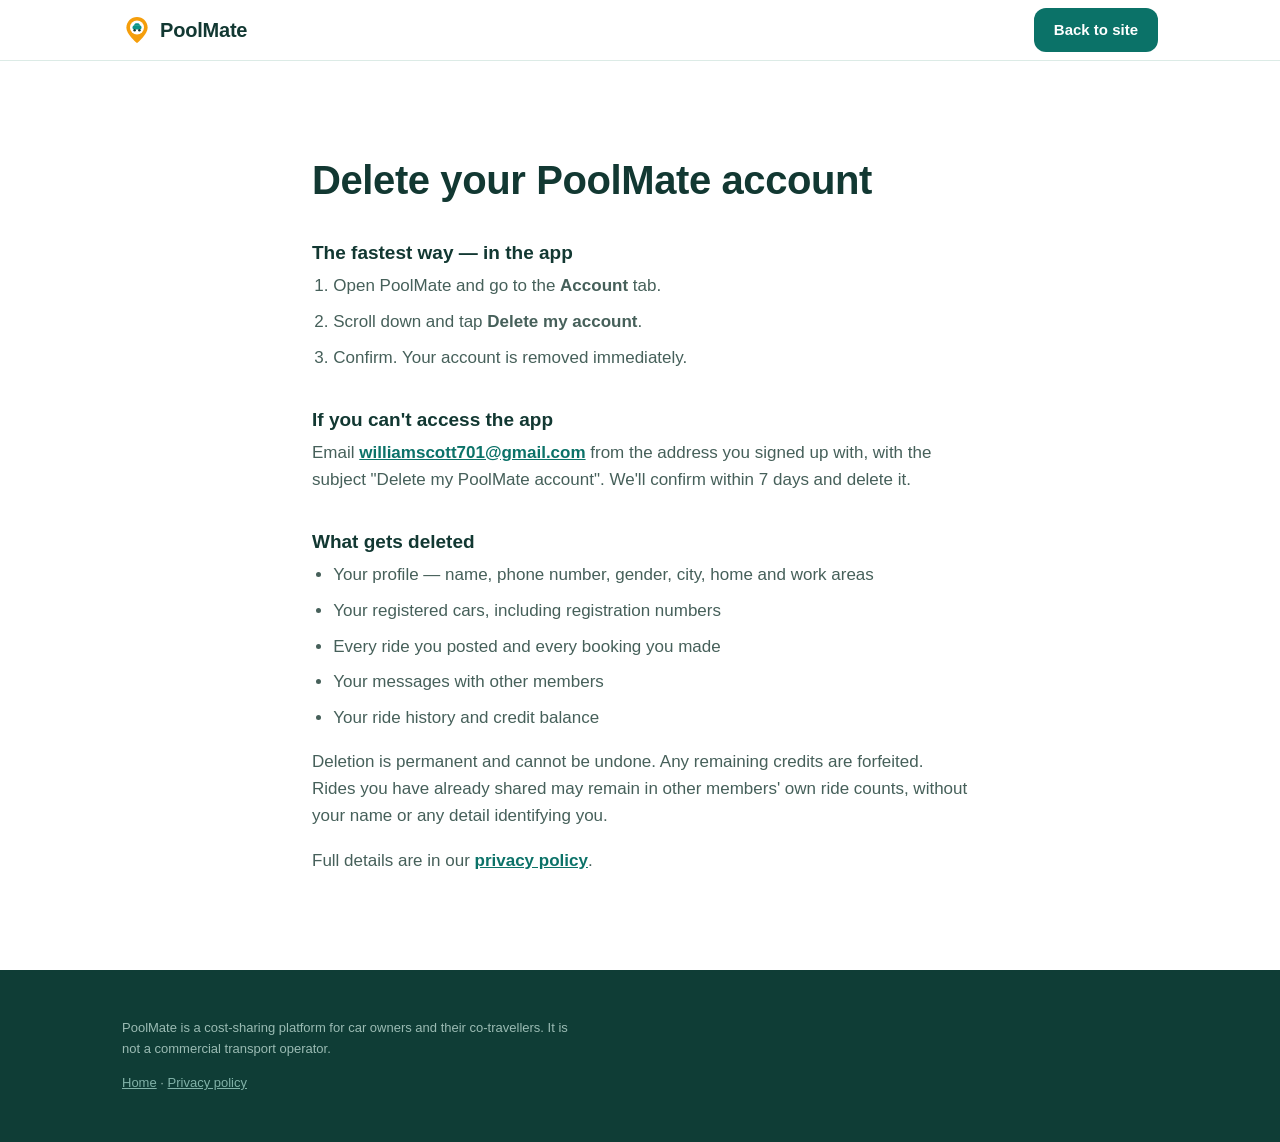
<file: delete-account.html>
<!doctype html>
<html lang="en">
<head>
  <meta charset="utf-8">
  <meta name="viewport" content="width=device-width, initial-scale=1">
  <title>Delete your account — PoolMate</title>
  <meta name="description" content="How to delete your PoolMate account and all associated data.">
  <link rel="canonical" href="https://poolmateapp.com/delete-account.html">
  <meta property="og:type" content="website">
  <meta property="og:title" content="Delete your account — PoolMate">
  <meta property="og:description" content="How to delete your PoolMate account and all associated data.">
  <meta property="og:url" content="https://poolmateapp.com/delete-account.html">
  <meta property="og:image" content="https://poolmateapp.com/assets/og.jpg">
  <meta name="twitter:card" content="summary">
  <link rel="icon" type="image/svg+xml" href="assets/favicon.svg">
  <link rel="apple-touch-icon" href="assets/apple-touch-icon.png">
  <link rel="manifest" href="assets/site.webmanifest">
  <link rel="stylesheet" href="css/styles.css">
</head>
<body>

<header class="site-header">
  <div class="container header-inner">
    <a class="brand" href="./" aria-label="PoolMate home">
      <svg class="icon brand-mark" viewBox="0 0 24 24" aria-hidden="true">
        <path fill="#F59E0B" d="M12 1.5C7.3 1.5 3.5 5.3 3.5 10c0 5.6 8.5 12.5 8.5 12.5S20.5 15.6 20.5 10c0-4.7-3.8-8.5-8.5-8.5z"/>
        <circle cx="12" cy="10" r="5.6" fill="#fff"/>
        <path d="M9.2 8.6l1-1.5c.2-.3.5-.5.9-.5h1.8c.4 0 .7.2.9.5l1 1.5z" fill="#0D9488"/>
        <rect x="8.4" y="8.4" width="7.2" height="3.1" rx="1.3" fill="#0D9488"/>
        <circle cx="10.1" cy="12.1" r="1" fill="#123832"/>
        <circle cx="13.9" cy="12.1" r="1" fill="#123832"/>
      </svg>
      <span class="brand-name">PoolMate</span>
    </a>
    <a class="btn btn-primary btn-sm" href="./">Back to site</a>
  </div>
</header>

<main class="section">
  <div class="container narrow legal">
    <h1>Delete your PoolMate account</h1>

    <h2>The fastest way — in the app</h2>
    <ol>
      <li>Open PoolMate and go to the <strong>Account</strong> tab.</li>
      <li>Scroll down and tap <strong>Delete my account</strong>.</li>
      <li>Confirm. Your account is removed immediately.</li>
    </ol>

    <h2>If you can't access the app</h2>
    <p>
      Email <a href="mailto:williamscott701@gmail.com?subject=Delete%20my%20PoolMate%20account">williamscott701@gmail.com</a>
      from the address you signed up with, with the subject
      "Delete my PoolMate account". We'll confirm within 7 days and delete it.
    </p>

    <h2>What gets deleted</h2>
    <ul>
      <li>Your profile — name, phone number, gender, city, home and work areas</li>
      <li>Your registered cars, including registration numbers</li>
      <li>Every ride you posted and every booking you made</li>
      <li>Your messages with other members</li>
      <li>Your ride history and credit balance</li>
    </ul>
    <p>
      Deletion is permanent and cannot be undone. Any remaining credits are
      forfeited. Rides you have already shared may remain in other members' own
      ride counts, without your name or any detail identifying you.
    </p>

    <p>
      Full details are in our <a href="privacy.html">privacy policy</a>.
    </p>
  </div>
</main>

<footer class="site-footer">
  <div class="container footer-inner">
    <p class="footer-fine">
      PoolMate is a cost-sharing platform for car owners and their
      co-travellers. It is not a commercial transport operator.
    </p>
    <p class="footer-fine">
      <a href="./">Home</a> · <a href="privacy.html">Privacy policy</a>
    </p>
  </div>
</footer>

</body>
</html>
</file>
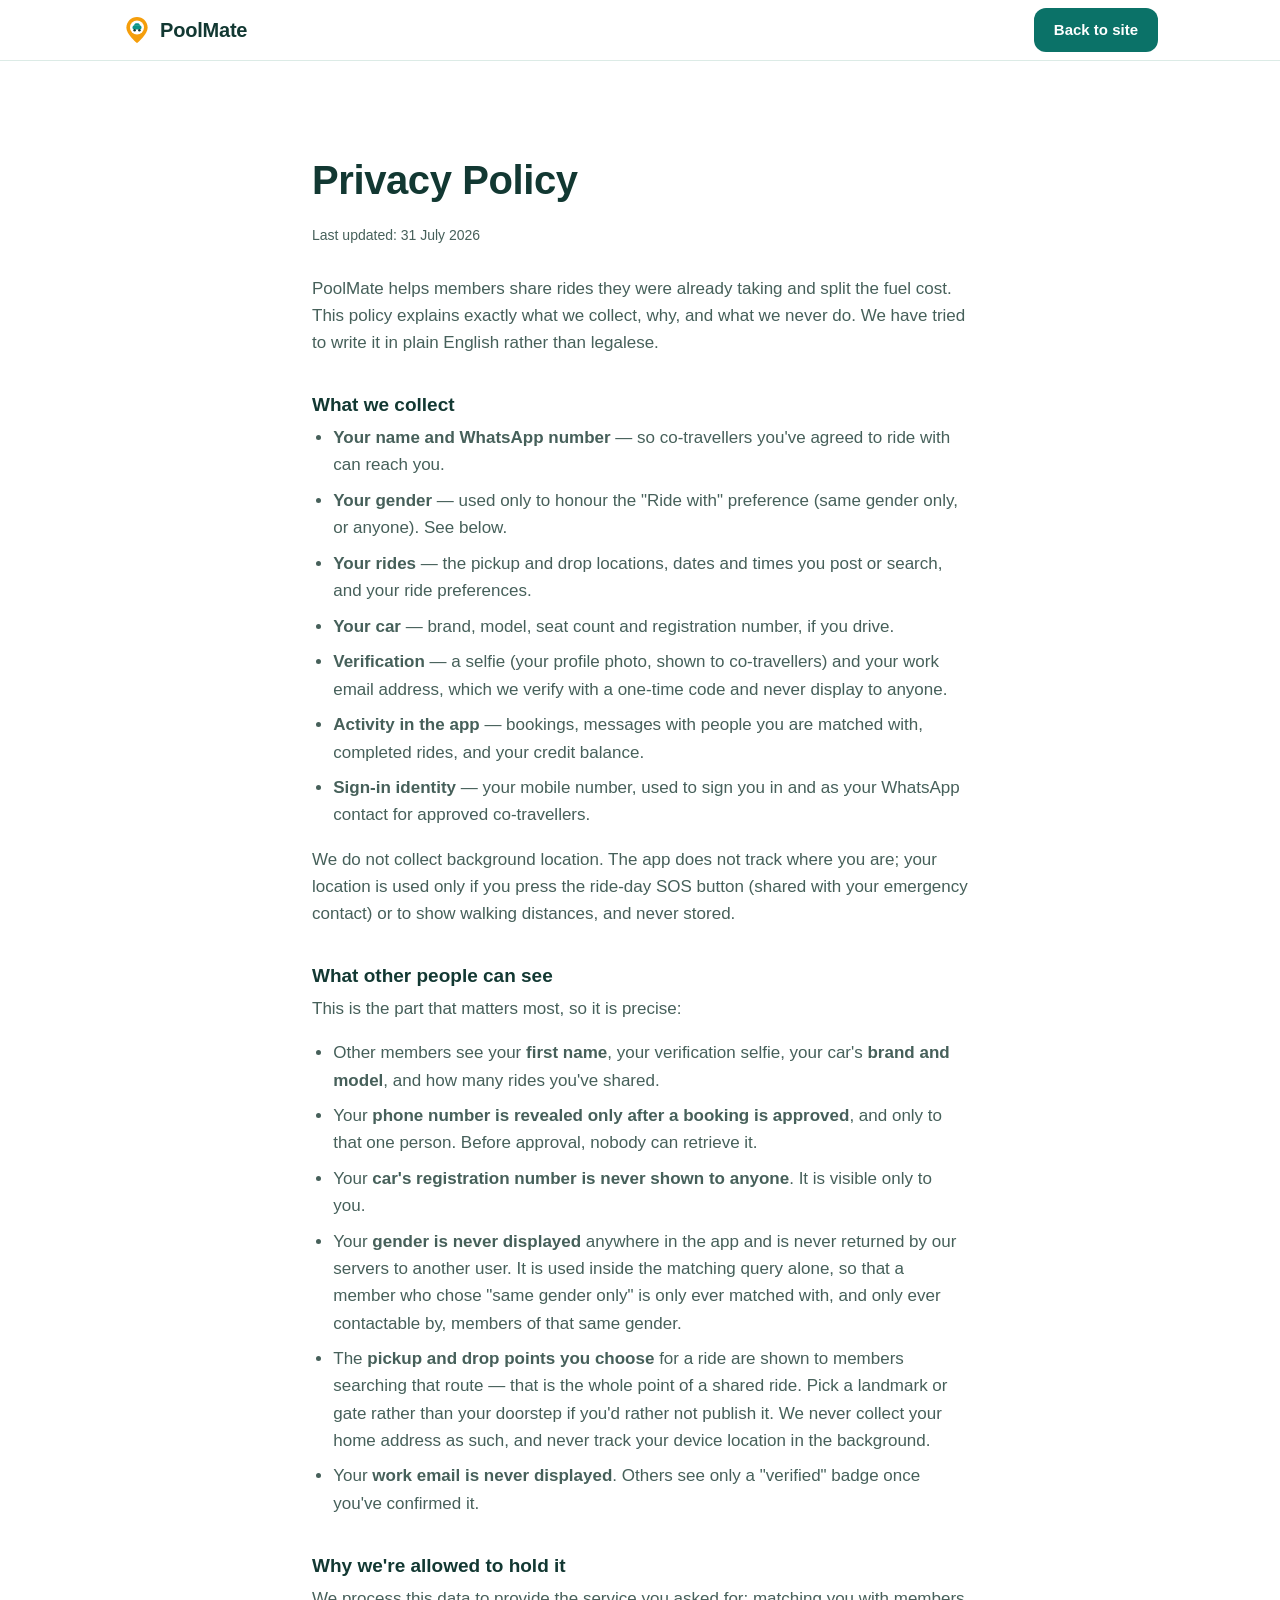
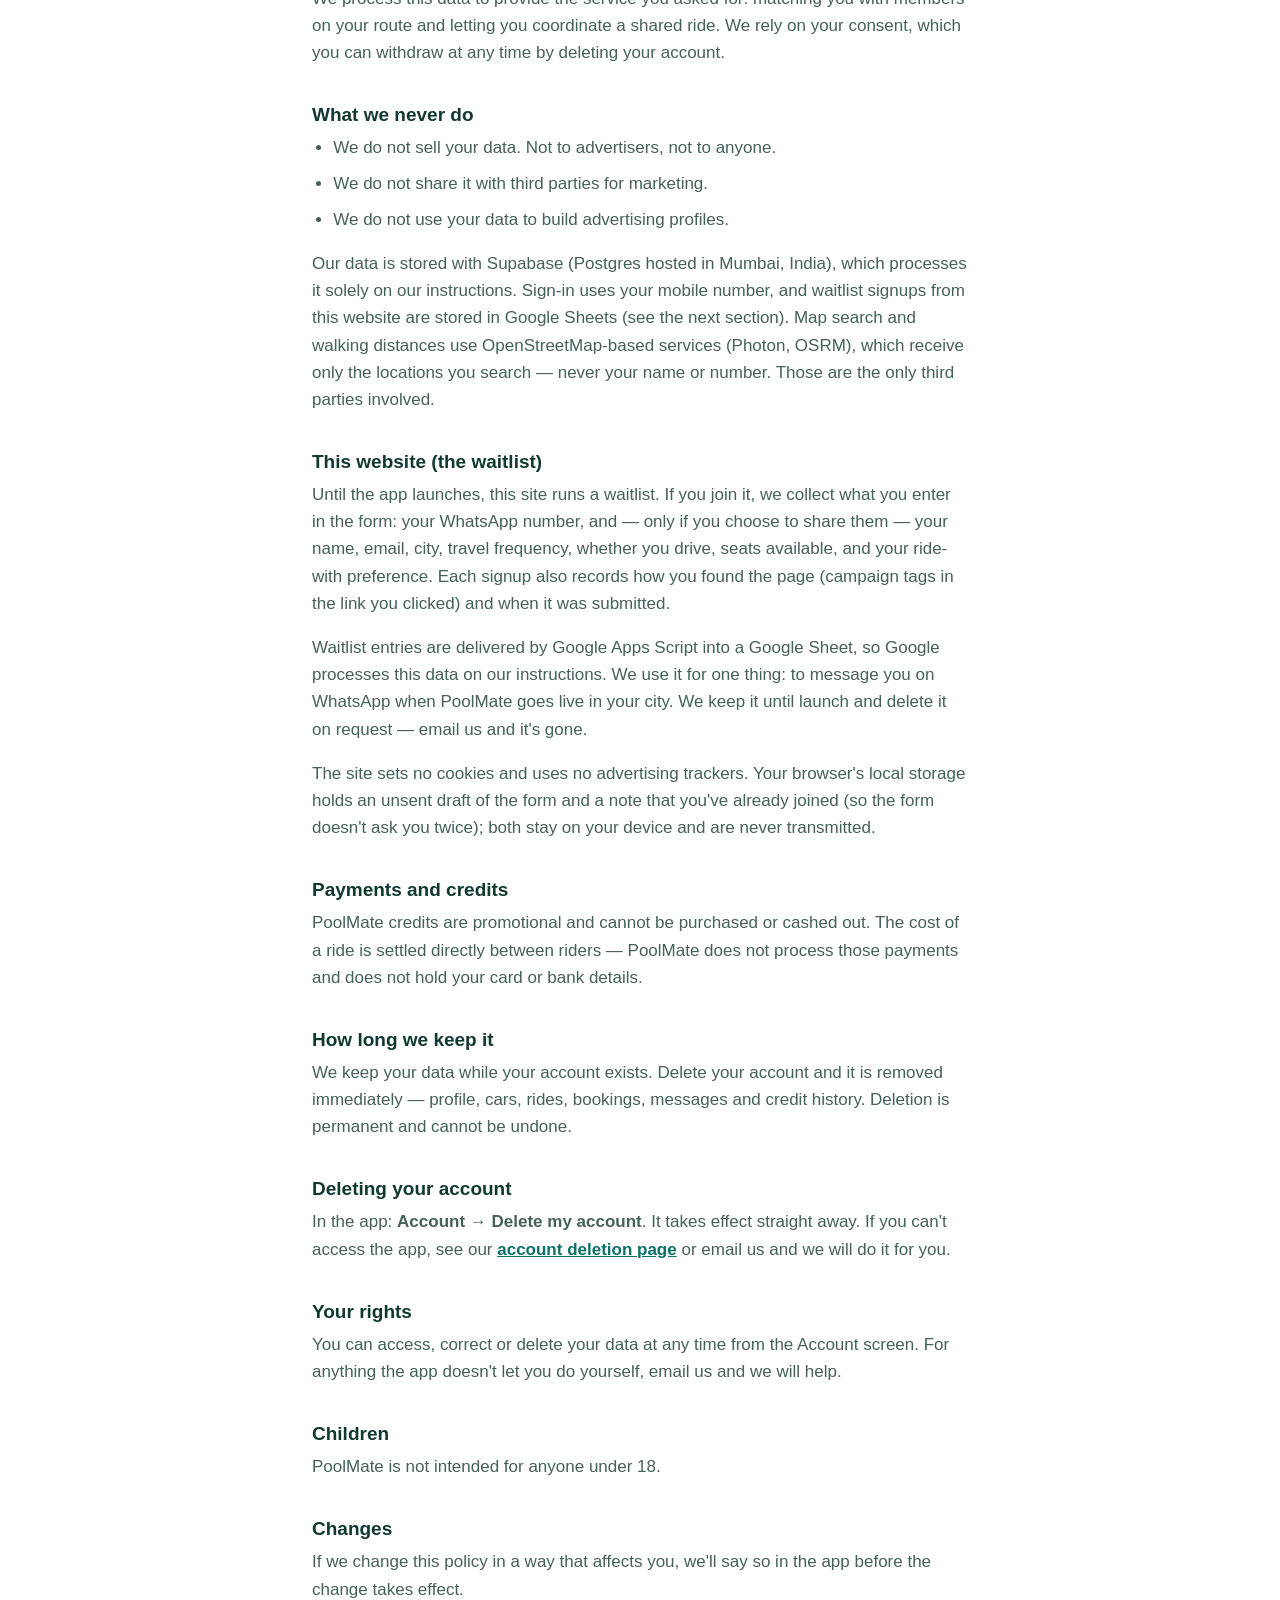
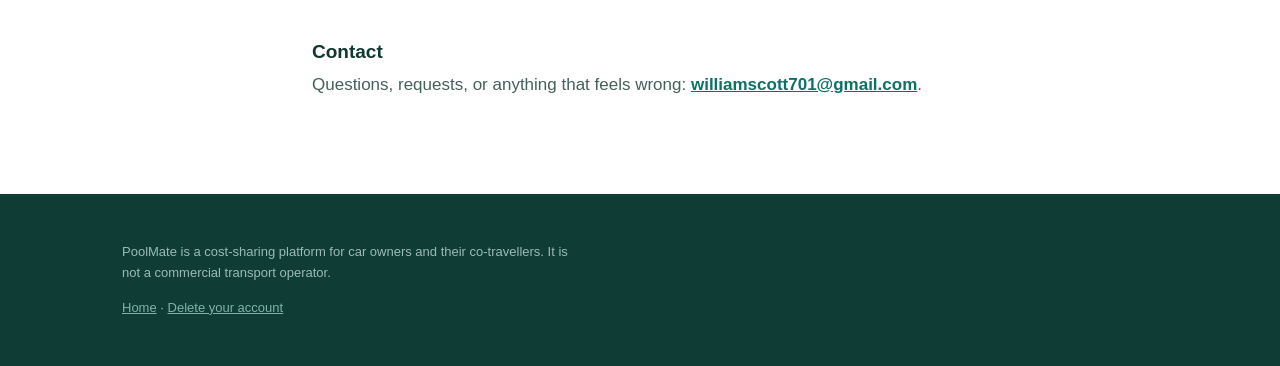
<file: privacy.html>
<!doctype html>
<html lang="en">
<head>
  <meta charset="utf-8">
  <meta name="viewport" content="width=device-width, initial-scale=1">
  <title>Privacy Policy — PoolMate</title>
  <meta name="description" content="How PoolMate collects, uses, and protects your data.">
  <link rel="canonical" href="https://poolmateapp.com/privacy.html">
  <meta property="og:type" content="website">
  <meta property="og:title" content="Privacy Policy — PoolMate">
  <meta property="og:description" content="How PoolMate collects, uses, and protects your data.">
  <meta property="og:url" content="https://poolmateapp.com/privacy.html">
  <meta property="og:image" content="https://poolmateapp.com/assets/og.jpg">
  <meta name="twitter:card" content="summary">
  <link rel="icon" type="image/svg+xml" href="assets/favicon.svg">
  <link rel="apple-touch-icon" href="assets/apple-touch-icon.png">
  <link rel="manifest" href="assets/site.webmanifest">
  <link rel="stylesheet" href="css/styles.css">
</head>
<body>

<header class="site-header">
  <div class="container header-inner">
    <a class="brand" href="./" aria-label="PoolMate home">
      <svg class="icon brand-mark" viewBox="0 0 24 24" aria-hidden="true">
        <path fill="#F59E0B" d="M12 1.5C7.3 1.5 3.5 5.3 3.5 10c0 5.6 8.5 12.5 8.5 12.5S20.5 15.6 20.5 10c0-4.7-3.8-8.5-8.5-8.5z"/>
        <circle cx="12" cy="10" r="5.6" fill="#fff"/>
        <path d="M9.2 8.6l1-1.5c.2-.3.5-.5.9-.5h1.8c.4 0 .7.2.9.5l1 1.5z" fill="#0D9488"/>
        <rect x="8.4" y="8.4" width="7.2" height="3.1" rx="1.3" fill="#0D9488"/>
        <circle cx="10.1" cy="12.1" r="1" fill="#123832"/>
        <circle cx="13.9" cy="12.1" r="1" fill="#123832"/>
      </svg>
      <span class="brand-name">PoolMate</span>
    </a>
    <a class="btn btn-primary btn-sm" href="./">Back to site</a>
  </div>
</header>

<main class="section">
  <div class="container narrow legal">
    <h1>Privacy Policy</h1>
    <p class="legal-meta">Last updated: 31 July 2026</p>

    <p>
      PoolMate helps members share rides they were already taking and split the
      fuel cost. This policy explains exactly what we collect, why, and what we
      never do. We have tried to write it in plain English rather than legalese.
    </p>

    <h2>What we collect</h2>
    <ul>
      <li><strong>Your name and WhatsApp number</strong> — so co-travellers you've
        agreed to ride with can reach you.</li>
      <li><strong>Your gender</strong> — used only to honour the "Ride with"
        preference (same gender only, or anyone). See below.</li>
      <li><strong>Your rides</strong> — the pickup and drop locations, dates and times
        you post or search, and your ride preferences.</li>
      <li><strong>Your car</strong> — brand, model, seat count and registration
        number, if you drive.</li>
      <li><strong>Verification</strong> — a selfie (your profile photo, shown to
        co-travellers) and your work email address, which we verify with a
        one-time code and never display to anyone.</li>
      <li><strong>Activity in the app</strong> — bookings, messages with people you
        are matched with, completed rides, and your credit balance.</li>
      <li><strong>Sign-in identity</strong> — your mobile number, used to sign you
        in and as your WhatsApp contact for approved co-travellers.</li>
    </ul>
    <p>
      We do not collect background location. The app does not track where you are;
      your location is used only if you press the ride-day SOS button (shared with
      your emergency contact) or to show walking distances, and never stored.
    </p>

    <h2>What other people can see</h2>
    <p>This is the part that matters most, so it is precise:</p>
    <ul>
      <li>Other members see your <strong>first name</strong>, your verification
        selfie, your car's <strong>brand and model</strong>, and how many rides
        you've shared.</li>
      <li>Your <strong>phone number is revealed only after a booking is approved</strong>,
        and only to that one person. Before approval, nobody can retrieve it.</li>
      <li>Your <strong>car's registration number is never shown to anyone</strong>. It is
        visible only to you.</li>
      <li>Your <strong>gender is never displayed</strong> anywhere in the app and is never
        returned by our servers to another user. It is used inside the matching
        query alone, so that a member who chose "same gender only" is only ever
        matched with, and only ever contactable by, members of that same gender.</li>
      <li>The <strong>pickup and drop points you choose</strong> for a ride are shown to
        members searching that route — that is the whole point of a shared ride. Pick
        a landmark or gate rather than your doorstep if you'd rather not publish it.
        We never collect your home address as such, and never track your device
        location in the background.</li>
      <li>Your <strong>work email is never displayed</strong>. Others see only a
        "verified" badge once you've confirmed it.</li>
    </ul>

    <h2>Why we're allowed to hold it</h2>
    <p>
      We process this data to provide the service you asked for: matching you with
      members on your route and letting you coordinate a shared ride. We rely on
      your consent, which you can withdraw at any time by deleting your account.
    </p>

    <h2>What we never do</h2>
    <ul>
      <li>We do not sell your data. Not to advertisers, not to anyone.</li>
      <li>We do not share it with third parties for marketing.</li>
      <li>We do not use your data to build advertising profiles.</li>
    </ul>
    <p>
      Our data is stored with Supabase (Postgres hosted in Mumbai, India), which
      processes it solely on our instructions. Sign-in uses your mobile number,
      and waitlist signups from this website are stored in Google Sheets (see the
      next section). Map search and walking distances use OpenStreetMap-based
      services (Photon, OSRM), which receive only the locations you search —
      never your name or number. Those are the only third parties involved.
    </p>

    <h2>This website (the waitlist)</h2>
    <p>
      Until the app launches, this site runs a waitlist. If you join it, we
      collect what you enter in the form: your WhatsApp number, and — only if
      you choose to share them — your name, email, city, travel frequency,
      whether you drive, seats available, and your ride-with preference. Each
      signup also records how you found the page (campaign tags in the link
      you clicked) and when it was submitted.
    </p>
    <p>
      Waitlist entries are delivered by Google Apps Script into a Google
      Sheet, so Google processes this data on our instructions. We use it for
      one thing: to message you on WhatsApp when PoolMate goes live in your
      city. We keep it until launch and delete it on request — email us and
      it's gone.
    </p>
    <p>
      The site sets no cookies and uses no advertising trackers. Your
      browser's local storage holds an unsent draft of the form and a note
      that you've already joined (so the form doesn't ask you twice); both
      stay on your device and are never transmitted.
    </p>

    <h2>Payments and credits</h2>
    <p>
      PoolMate credits are promotional and cannot be purchased or cashed out. The
      cost of a ride is settled directly between riders — PoolMate does not process
      those payments and does not hold your card or bank details.
    </p>

    <h2>How long we keep it</h2>
    <p>
      We keep your data while your account exists. Delete your account and it is
      removed immediately — profile, cars, rides, bookings, messages and credit
      history. Deletion is permanent and cannot be undone.
    </p>

    <h2>Deleting your account</h2>
    <p>
      In the app: <strong>Account → Delete my account</strong>. It takes effect straight
      away. If you can't access the app, see our
      <a href="delete-account.html">account deletion page</a> or email us and we
      will do it for you.
    </p>

    <h2>Your rights</h2>
    <p>
      You can access, correct or delete your data at any time from the Account
      screen. For anything the app doesn't let you do yourself, email us and we
      will help.
    </p>

    <h2>Children</h2>
    <p>PoolMate is not intended for anyone under 18.</p>

    <h2>Changes</h2>
    <p>
      If we change this policy in a way that affects you, we'll say so in the app
      before the change takes effect.
    </p>

    <h2>Contact</h2>
    <p>
      Questions, requests, or anything that feels wrong:
      <a href="mailto:williamscott701@gmail.com">williamscott701@gmail.com</a>.
    </p>
  </div>
</main>

<footer class="site-footer">
  <div class="container footer-inner">
    <p class="footer-fine">
      PoolMate is a cost-sharing platform for car owners and their
      co-travellers. It is not a commercial transport operator.
    </p>
    <p class="footer-fine">
      <a href="./">Home</a> · <a href="delete-account.html">Delete your account</a>
    </p>
  </div>
</footer>

</body>
</html>
</file>
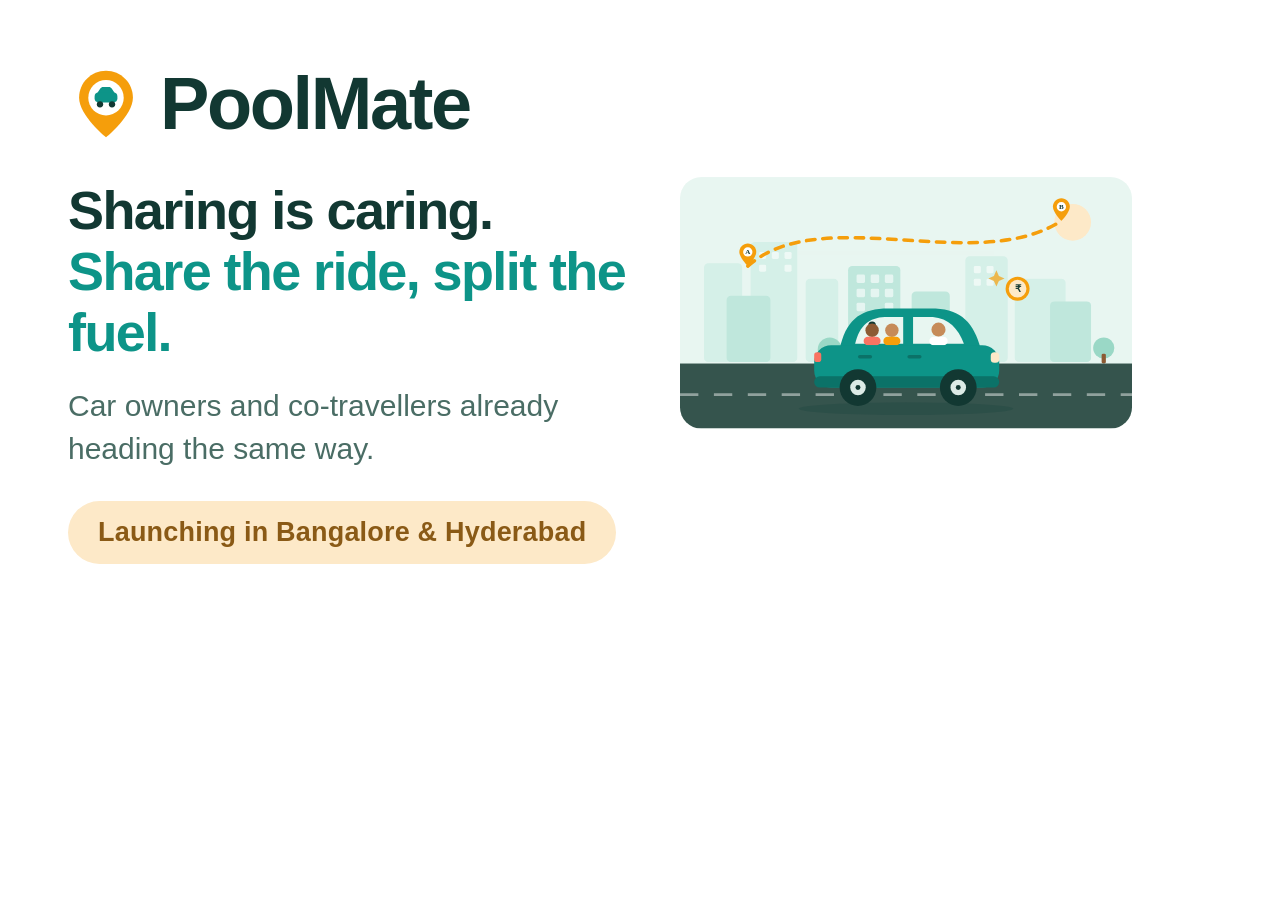
<file: assets/src-og/og.html>
<!doctype html>
<!-- og:image source — 1200x630. Render with ./render.sh; never hand-edit og.jpg.
     The illustration is pulled straight from ../src-svg/hero-carpool.svg, so the
     card and the hero cannot drift apart. -->
<meta charset="utf-8">
<style>
  * { margin: 0; padding: 0; box-sizing: border-box; }
  html, body { width: 1200px; height: 630px; overflow: hidden; }
  body {
    display: flex; align-items: center; gap: 44px; padding: 0 68px;
    background: #fff;
    font-family: "Helvetica Neue", Helvetica, Arial, sans-serif;
    -webkit-font-smoothing: antialiased;
    color: #123832;
  }
  .copy { flex: 1 1 0; min-width: 0; }

  .brand { display: flex; align-items: center; gap: 16px; }
  .brand svg { width: 76px; height: 76px; }
  .brand .name {
    font-size: 74px; font-weight: 700; letter-spacing: -2.4px; line-height: 1;
  }

  h1 {
    margin-top: 38px;
    font-size: 54px; font-weight: 700; letter-spacing: -1.6px; line-height: 1.13;
  }
  h1 em { font-style: normal; color: #0D9488; }

  .sub {
    margin-top: 22px; font-size: 30px; line-height: 1.42; color: #4A6D65;
    max-width: 560px;
  }

  .pill {
    display: inline-block; margin-top: 30px;
    padding: 16px 30px; border-radius: 999px;
    background: #FDE9C8; color: #8A5A16;
    font-size: 27px; font-weight: 700; letter-spacing: .2px;
  }

  .art { flex: none; width: 452px; height: 452px; }
  .art img { width: 100%; height: 100%; object-fit: contain; }
</style>

<div class="copy">
  <div class="brand">
    <svg viewBox="0 0 24 24" xmlns="http://www.w3.org/2000/svg">
      <path fill="#F59E0B" d="M12 1.5C7.3 1.5 3.5 5.3 3.5 10c0 5.6 8.5 12.5 8.5 12.5S20.5 15.6 20.5 10c0-4.7-3.8-8.5-8.5-8.5z"/>
      <circle cx="12" cy="10" r="5.6" fill="#fff"/>
      <path d="M9.2 8.6l1-1.5c.2-.3.5-.5.9-.5h1.8c.4 0 .7.2.9.5l1 1.5z" fill="#0D9488"/>
      <rect x="8.4" y="8.4" width="7.2" height="3.1" rx="1.3" fill="#0D9488"/>
      <circle cx="10.1" cy="12.1" r="1" fill="#123832"/>
      <circle cx="13.9" cy="12.1" r="1" fill="#123832"/>
    </svg>
    <span class="name">PoolMate</span>
  </div>

  <h1>Sharing is caring.<br><em>Share the ride, split the fuel.</em></h1>

  <p class="sub">Car owners and co-travellers already heading the same way.</p>

  <span class="pill">Launching in Bangalore &amp; Hyderabad</span>
</div>

<div class="art"><img src="../src-svg/hero-carpool.svg" alt=""></div>
</file>
<file: css/styles.css>
/* ============================================================
   PoolMate — landing page styles (mobile-first, no dependencies)
   ============================================================ */

:root {
  --primary:        #0D9488;
  --primary-dark:   #0B7268;
  --primary-darker: #085850;
  --primary-soft:   #CCF1EA;
  --accent:       #F59E0B;
  --accent-soft:  #FEF3C7;
  --ink:          #123832;
  --body:         #46605A;
  --bg:           #FFFFFF;
  --bg-tint:      #F0FBF7;
  --bg-deep:      #0F3D36;
  --border:       #DCEBE6;
  --card:         #FFFFFF;
  --error:        #DC2626;
  --success:      #16A34A;
  --whatsapp:       #14793A;
  --whatsapp-dark:  #0F5E2D;
  --shadow:       0 2px 8px rgba(18, 56, 50, 0.06);
  --shadow-lg:    0 12px 32px rgba(18, 56, 50, 0.1);
  --radius:       16px;
  --radius-btn:   12px;
  --font: -apple-system, BlinkMacSystemFont, "Segoe UI", Roboto,
          "Noto Sans", Ubuntu, "Helvetica Neue", Arial, sans-serif;
}

/* ---------- reset / base ---------- */

*, *::before, *::after { box-sizing: border-box; }

html {
  -webkit-text-size-adjust: 100%;
}
@media (prefers-reduced-motion: no-preference) {
  html { scroll-behavior: smooth; }
}

/* Anchor jumps (#waitlist etc.) must land clear of the sticky header. */
[id] { scroll-margin-top: 76px; }

body {
  margin: 0;
  font-family: var(--font);
  font-size: 1.0625rem;
  line-height: 1.6;
  color: var(--body);
  background: var(--bg);
}

h1, h2, h3, h4 {
  color: var(--ink);
  line-height: 1.18;
  margin: 0 0 0.5em;
}

p { margin: 0 0 1em; }
p:last-child { margin-bottom: 0; }

img, svg { max-width: 100%; }

a { color: var(--primary-dark); }

.icon {
  width: 24px;
  height: 24px;
  fill: none;
  flex: none;
}
.icon-xl { width: 56px; height: 56px; }

.visually-hidden {
  position: absolute !important;
  width: 1px; height: 1px;
  margin: -1px; padding: 0;
  overflow: hidden;
  clip: rect(0 0 0 0);
  white-space: nowrap;
  border: 0;
}

:focus-visible {
  outline: 3px solid var(--primary-dark);
  outline-offset: 2px;
  border-radius: 4px;
}

/* ---------- layout ---------- */

.container {
  max-width: 1100px;
  margin-inline: auto;
  padding-inline: 20px;
}
.container.narrow { max-width: 720px; }

.section { padding-block: clamp(56px, 10vw, 96px); }

.section-title {
  font-size: clamp(1.5rem, 4.5vw, 2.25rem);
  font-weight: 800;
  letter-spacing: -0.01em;
  margin-bottom: 0.75em;
}

.section-sub {
  font-size: 1.0625rem;
  max-width: 46ch;
}

/* ---------- buttons, pills, chips ---------- */

.btn {
  display: inline-flex;
  align-items: center;
  justify-content: center;
  gap: 8px;
  min-height: 48px;
  padding: 10px 26px;
  border: 2px solid transparent;
  border-radius: var(--radius-btn);
  font-family: inherit;
  font-size: 1rem;
  font-weight: 600;
  line-height: 1.2;
  text-decoration: none;
  cursor: pointer;
  transition: background-color 0.18s ease, border-color 0.18s ease,
              color 0.18s ease, transform 0.12s ease;
}
.btn:active { transform: translateY(1px); }

.btn-primary {
  background: var(--primary-dark);
  color: #fff;
}
.btn-primary:hover { background: var(--primary-darker); }

.btn-secondary {
  background: var(--bg);
  color: var(--primary-dark);
  border-color: var(--primary);
}
.btn-secondary:hover { background: var(--bg-tint); }

.btn-whatsapp {
  background: var(--whatsapp);
  color: #fff;
}
.btn-whatsapp:hover { background: var(--whatsapp-dark); }
.btn-whatsapp .icon { color: #fff; }

.btn-sm { min-height: 44px; padding: 6px 18px; font-size: 0.9375rem; }
.btn-block { width: 100%; }

.btn[disabled] { opacity: 0.65; cursor: default; }

.pill {
  display: inline-block;
  padding: 6px 16px;
  border-radius: 999px;
  background: var(--accent-soft);
  color: #7C4A03;
  font-size: 0.875rem;
  font-weight: 600;
}

.chip-row {
  display: flex;
  flex-wrap: wrap;
  gap: 8px;
  padding: 0;
  margin: 20px 0 0;
  list-style: none;
}
.chip-static {
  padding: 6px 14px;
  border: 1px solid var(--border);
  border-radius: 999px;
  background: var(--bg-tint);
  color: var(--ink);
  font-size: 0.8125rem;
  font-weight: 600;
}

/* ---------- header ---------- */

.site-header {
  position: sticky;
  top: 0;
  z-index: 50;
  background: rgba(255, 255, 255, 0.85);
  -webkit-backdrop-filter: blur(8px);
  backdrop-filter: blur(8px);
  border-bottom: 1px solid var(--border);
}
.header-inner {
  display: flex;
  align-items: center;
  justify-content: space-between;
  height: 60px;
}
.brand {
  display: inline-flex;
  align-items: center;
  gap: 8px;
  text-decoration: none;
}
.brand-mark { width: 30px; height: 30px; }
.brand-name {
  font-size: 1.25rem;
  font-weight: 800;
  color: var(--ink);
  letter-spacing: -0.01em;
}

/* ---------- hero ---------- */

.hero {
  padding-block: clamp(40px, 8vw, 88px);
  background:
    radial-gradient(1200px 500px at 85% -10%, var(--bg-tint), transparent 65%),
    var(--bg);
  overflow: hidden;
}
.hero-grid {
  display: grid;
  gap: 40px;
  align-items: center;
}
.hero-title {
  font-size: clamp(2rem, 6.5vw, 3.25rem);
  font-weight: 800;
  letter-spacing: -0.02em;
  line-height: 1.12;
  margin: 18px 0 14px;
}
.hero-title em {
  font-style: normal;
  color: var(--primary);
}
.hero-sub {
  font-size: clamp(1.0625rem, 2.2vw, 1.1875rem);
  max-width: 50ch;
}
.hero-ctas {
  display: flex;
  flex-wrap: wrap;
  gap: 12px;
  margin-top: 26px;
}
.hero-visual { max-width: 640px; margin-inline: auto; }
.hero-art { display: block; width: 100%; height: auto; }

@media (min-width: 900px) {
  .container { padding-inline: 32px; }
  .hero-grid { grid-template-columns: 1.1fr 1fr; gap: 48px; }
}

/* hero animations */
@media (prefers-reduced-motion: no-preference) {
  #routePath {
    animation: route-dash 4s linear infinite;
  }
  @keyframes route-dash {
    to { stroke-dashoffset: -184; }
  }
  .hero-car {
    animation: car-bob 2.6s ease-in-out infinite;
  }
  @keyframes car-bob {
    50% { transform: translateY(-3px); }
  }
  .hero-coin {
    animation: coin-float 3.4s ease-in-out infinite;
  }
  @keyframes coin-float {
    50% { transform: translateY(-10px); }
  }
}

/* ---------- how it works ---------- */

.how { background: var(--bg); }
.how-grid {
  display: grid;
  gap: 24px;
}
@media (min-width: 860px) {
  .how-grid { grid-template-columns: 1fr 1fr; }
}
.how-col {
  background: var(--card);
  border: 1px solid var(--border);
  border-radius: var(--radius);
  box-shadow: var(--shadow);
  padding: clamp(22px, 4vw, 34px);
}
.how-role {
  display: flex;
  align-items: center;
  gap: 10px;
  font-size: 1.1875rem;
  font-weight: 700;
  margin-bottom: 20px;
}
.how-role .icon { color: var(--primary); width: 26px; height: 26px; }

.steps {
  list-style: none;
  counter-reset: step;
  margin: 0;
  padding: 0;
  display: grid;
  gap: 20px;
}
.step {
  display: flex;
  gap: 14px;
  counter-increment: step;
}
.step-icon {
  position: relative;
  display: inline-flex;
  align-items: center;
  justify-content: center;
  width: 48px;
  height: 48px;
  flex: none;
  border-radius: 14px;
  background: var(--primary-soft);
  color: var(--primary-dark);
}
.step-icon::after {
  content: counter(step);
  position: absolute;
  top: -6px;
  right: -6px;
  width: 20px;
  height: 20px;
  border-radius: 50%;
  background: var(--accent);
  color: var(--ink);
  font-size: 0.75rem;
  font-weight: 800;
  line-height: 20px;
  text-align: center;
}
.step h4 { font-size: 1.0313rem; margin-bottom: 2px; }
.step p { font-size: 0.9375rem; margin: 0; }

/* ---------- positioning band ---------- */

.positioning { background: var(--bg-tint); }
.pos-grid {
  display: grid;
  gap: 36px;
  align-items: center;
}
@media (min-width: 900px) {
  .pos-grid { grid-template-columns: 1fr 1.1fr; gap: 56px; }
}
.pos-art { display: block; width: 100%; max-width: 460px; height: auto; margin-inline: auto; }

.check-list {
  list-style: none;
  margin: 20px 0 0;
  padding: 0;
  display: grid;
  gap: 12px;
}
.check-list li {
  display: flex;
  gap: 10px;
  align-items: flex-start;
  font-weight: 500;
  color: var(--ink);
}
.check-list .icon {
  color: var(--primary);
  width: 22px;
  height: 22px;
  margin-top: 2px;
}

/* ---------- perks ---------- */

.perk-grid {
  display: grid;
  gap: 18px;
  grid-template-columns: repeat(auto-fit, minmax(230px, 1fr));
}
.perk-card {
  position: relative;
  background: var(--card);
  border: 1px solid var(--border);
  border-radius: var(--radius);
  box-shadow: var(--shadow);
  padding: 26px 22px 22px;
  transition: transform 0.18s ease, box-shadow 0.18s ease;
}
.perk-card:hover {
  transform: translateY(-3px);
  box-shadow: var(--shadow-lg);
}
.perk-art { width: 72px; height: 72px; margin-bottom: 12px; }
.perk-card h3 { font-size: 1.125rem; margin-bottom: 6px; }
.perk-card p { font-size: 0.9375rem; margin: 0; }
.perk-tag {
  display: inline-block;
  margin-top: 14px;
  padding: 3px 12px;
  border-radius: 999px;
  background: var(--accent-soft);
  color: #7C4A03;
  font-size: 0.75rem;
  font-weight: 700;
  text-transform: uppercase;
  letter-spacing: 0.04em;
}

/* ---------- cities ---------- */

.cities { background: var(--bg-tint); }
.city-grid {
  display: grid;
  gap: 22px;
}
@media (min-width: 760px) {
  .city-grid { grid-template-columns: 1fr 1fr; }
}
.city-card {
  background: var(--card);
  border: 1px solid var(--border);
  border-radius: var(--radius);
  box-shadow: var(--shadow);
  padding: clamp(20px, 4vw, 30px);
}
.city-art {
  display: block;
  width: 100%;
  max-width: 340px;
  height: auto;
  margin-bottom: 16px;
}
.city-card h3 { font-size: 1.25rem; margin-bottom: 6px; }
.city-card p { font-size: 0.9688rem; margin: 0; }
.cities-other {
  margin-top: 26px;
  text-align: center;
  font-size: 1rem;
  color: var(--ink);
}

/* ---------- waitlist form ---------- */

.waitlist { background: var(--bg); }
.form-card {
  background: var(--card);
  border: 1px solid var(--border);
  border-radius: 20px;
  box-shadow: var(--shadow-lg);
  padding: clamp(22px, 5vw, 38px);
  margin-top: 8px;
}

.role-toggle {
  display: grid;
  grid-template-columns: 1fr 1fr;
  gap: 8px;
  margin: 0 0 26px;
  padding: 6px;
  border: 1px solid var(--border);
  border-radius: 14px;
  background: var(--bg-tint);
}
.role-option { position: relative; }
.role-option input {
  position: absolute;
  opacity: 0;
  inset: 0;
}
.role-face {
  display: flex;
  align-items: center;
  justify-content: center;
  gap: 8px;
  min-height: 50px;
  padding: 8px 6px;
  border-radius: 10px;
  font-weight: 700;
  font-size: 0.9375rem;
  color: var(--body);
  cursor: pointer;
  transition: background-color 0.15s ease, color 0.15s ease, box-shadow 0.15s ease;
}
.role-face .icon { width: 22px; height: 22px; }
.role-option input:checked + .role-face {
  background: #fff;
  color: var(--primary-dark);
  box-shadow: 0 2px 6px rgba(18, 56, 50, 0.12);
}
.role-option input:focus-visible + .role-face {
  outline: 3px solid var(--primary-dark);
  outline-offset: 2px;
}
/* Keep "Car owner" on one line inside the ~110px columns of tiny phones */
@media (max-width: 360px) {
  .role-face { font-size: 0.875rem; gap: 6px; }
  .role-face .icon { width: 18px; height: 18px; }
}

.field { margin-bottom: 18px; }
.field > label,
.field > legend {
  display: block;
  font-size: 0.9375rem;
  font-weight: 600;
  color: var(--ink);
  margin-bottom: 7px;
  padding: 0;
}
.label-soft { font-weight: 400; color: var(--body); }

.field input[type="text"],
.field input[type="tel"],
.field input[type="email"] {
  width: 100%;
  min-height: 48px;
  padding: 10px 14px;
  border: 1.5px solid var(--border);
  border-radius: 10px;
  background: #fff;
  font-family: inherit;
  font-size: 1rem;
  color: var(--ink);
  transition: border-color 0.15s ease;
}
.field input:focus {
  outline: none;
  border-color: var(--primary);
  box-shadow: 0 0 0 3px rgba(13, 148, 136, 0.15);
}
.field input[aria-invalid="true"] { border-color: var(--error); }
.field input::placeholder { color: #5F7A73; }

.input-adorned {
  display: flex;
  align-items: stretch;
}
.input-adorned .adorn {
  display: flex;
  align-items: center;
  padding: 0 12px;
  border: 1.5px solid var(--border);
  border-right: none;
  border-radius: 10px 0 0 10px;
  background: var(--bg-tint);
  font-weight: 600;
  color: var(--ink);
}
.input-adorned input { border-radius: 0 10px 10px 0; }

.field-hint {
  margin: 7px 0 0;
  font-size: 0.8125rem;
  color: var(--body);
}

/* progressive disclosure: phone + city are enough, everything else is
   tucked behind this panel and stays optional once opened */
.more-details {
  margin: 0 0 18px;
  border: 1.5px dashed var(--border);
  border-radius: 12px;
  background: var(--bg-tint);
}
.more-details[open] {
  border-style: solid;
  background: var(--bg);
}
.more-summary {
  display: flex;
  align-items: center;
  gap: 10px;
  padding: 14px 16px;
  font-size: 0.9375rem;
  font-weight: 600;
  color: var(--primary-dark);
  cursor: pointer;
  list-style: none;
}
.more-summary::-webkit-details-marker { display: none; }
.more-summary::before {
  content: "+";
  display: flex;
  align-items: center;
  justify-content: center;
  width: 24px;
  height: 24px;
  flex: none;
  border-radius: 50%;
  background: var(--primary);
  color: #fff;
  font-size: 1.125rem;
  font-weight: 700;
  line-height: 1;
}
.more-details[open] .more-summary::before { content: "–"; }
.more-summary:hover { color: var(--ink); }
.more-body {
  padding: 2px 16px 16px;
  border-top: 1px solid var(--border);
  margin-top: -2px;
}
.more-body .role-toggle { margin-top: 18px; }
.more-body > .field:last-child { margin-bottom: 0; }

fieldset.field {
  border: none;
  margin-inline: 0;
  padding: 0;
}
.chips {
  display: flex;
  flex-wrap: wrap;
  gap: 8px;
}
.chip { position: relative; }
.chip input {
  position: absolute;
  opacity: 0;
  inset: 0;
}
.chip span {
  display: inline-flex;
  align-items: center;
  min-height: 42px;
  padding: 8px 16px;
  border: 1.5px solid var(--border);
  border-radius: 999px;
  background: #fff;
  font-size: 0.9375rem;
  font-weight: 600;
  color: var(--body);
  cursor: pointer;
  transition: background-color 0.15s ease, border-color 0.15s ease, color 0.15s ease;
}
.chip input:checked + span {
  background: var(--primary-dark);
  border-color: var(--primary-dark);
  color: #fff;
}
.chip input:focus-visible + span {
  outline: 3px solid var(--primary-dark);
  outline-offset: 2px;
}

.field--owner { display: none; }
.form--owner .field--owner { display: block; }

.field-error {
  margin: 6px 0 0;
  font-size: 0.875rem;
  font-weight: 500;
  color: var(--error);
}

.hp {
  position: absolute !important;
  left: -9999px;
  top: auto;
  width: 1px;
  height: 1px;
  overflow: hidden;
}

.form-error {
  margin: 0 0 16px;
  padding: 12px 16px;
  border: 1px solid #FECACA;
  border-radius: 10px;
  background: #FEF2F2;
  color: #991B1B;
  font-size: 0.9375rem;
}
.form-error p { margin: 0; }
.form-error a { color: #991B1B; font-weight: 600; }

.form-note {
  margin: 12px 0 0;
  text-align: center;
  font-size: 0.875rem;
  color: var(--body);
}

.form-success {
  text-align: center;
  padding: 18px 6px;
}
.success-icon { color: var(--success); }
.form-success h3 { font-size: 1.5rem; margin: 12px 0 8px; }
.form-success p { max-width: 42ch; margin-inline: auto; }
.form-success .btn { margin-top: 18px; }

/* ---------- faq ---------- */

.faq { background: var(--bg-tint); }
.faq-list {
  display: grid;
  gap: 10px;
}
.faq-item {
  background: var(--card);
  border: 1px solid var(--border);
  border-radius: 14px;
  box-shadow: var(--shadow);
  padding: 0;
  overflow: hidden;
}
.faq-item summary {
  display: flex;
  align-items: center;
  gap: 12px;
  padding: 16px 48px 16px 18px;
  font-weight: 700;
  color: var(--ink);
  cursor: pointer;
  list-style: none;
  position: relative;
}
.faq-item summary::-webkit-details-marker { display: none; }
.faq-item summary::after {
  content: "+";
  position: absolute;
  right: 18px;
  top: 50%;
  transform: translateY(-50%);
  font-size: 1.375rem;
  font-weight: 500;
  color: var(--primary);
  transition: transform 0.2s ease;
}
.faq-item[open] summary::after {
  transform: translateY(-50%) rotate(45deg);
}
.faq-item summary .icon {
  color: var(--primary);
  width: 22px;
  height: 22px;
}
.faq-item p {
  padding: 0 18px 18px 52px;
  margin: 0;
  font-size: 0.9688rem;
}

/* ---------- footer ---------- */

.site-footer {
  background: var(--bg-deep);
  color: #C9E5DD;
  padding-block: 48px;
}
.footer-inner { display: grid; gap: 14px; }
.footer-brand {
  display: flex;
  align-items: center;
  gap: 8px;
}
.footer-brand .brand-name { color: #fff; }
.footer-tagline { color: #E4F4EF; font-weight: 500; margin: 0; }
.footer-cities {
  display: flex;
  flex-wrap: wrap;
  gap: 8px;
  list-style: none;
  margin: 4px 0;
  padding: 0;
}
.footer-cities li {
  padding: 4px 14px;
  border: 1px solid rgba(255, 255, 255, 0.25);
  border-radius: 999px;
  font-size: 0.8125rem;
  font-weight: 600;
}
.footer-fine {
  font-size: 0.8125rem;
  opacity: 0.75;
  margin: 0;
  max-width: 64ch;
}

/* ---------- scroll reveals ---------- */

html:not(.no-js) .reveal {
  opacity: 0;
  transform: translateY(16px);
  transition: opacity 0.55s ease, transform 0.55s ease;
}
html:not(.no-js) .reveal.is-visible {
  opacity: 1;
  transform: none;
}
html:not(.no-js) .reveal.d1 { transition-delay: 0.08s; }
html:not(.no-js) .reveal.d2 { transition-delay: 0.16s; }
html:not(.no-js) .reveal.d3 { transition-delay: 0.24s; }
html:not(.no-js) .reveal.d4 { transition-delay: 0.32s; }

@media (prefers-reduced-motion: reduce) {
  html:not(.no-js) .reveal {
    opacity: 1;
    transform: none;
    transition: none;
  }
}

/* ---------- get the app ---------- */

.get-app { background: var(--bg-tint); }
.get-app .section-sub { max-width: 46ch; }
.app-note {
  font-size: 0.875rem;
  color: var(--body);
  max-width: 52ch;
  margin: 14px auto 0;
}

/* ---------- legal pages (privacy, deletion) ---------- */

.legal h1 {
  font-size: clamp(1.75rem, 5vw, 2.5rem);
  font-weight: 800;
  letter-spacing: -0.01em;
}
.legal h2 {
  font-size: 1.1875rem;
  font-weight: 700;
  margin-top: 2em;
  margin-bottom: 0.4em;
}
.legal-meta { font-size: 0.875rem; color: var(--body); margin-bottom: 2em; }
.legal ul, .legal ol { padding-left: 1.25em; margin: 0 0 1em; }
.legal li { margin-bottom: 0.5em; }
.legal a { font-weight: 600; }
.site-footer a { color: #A7D9CE; }
</file>
